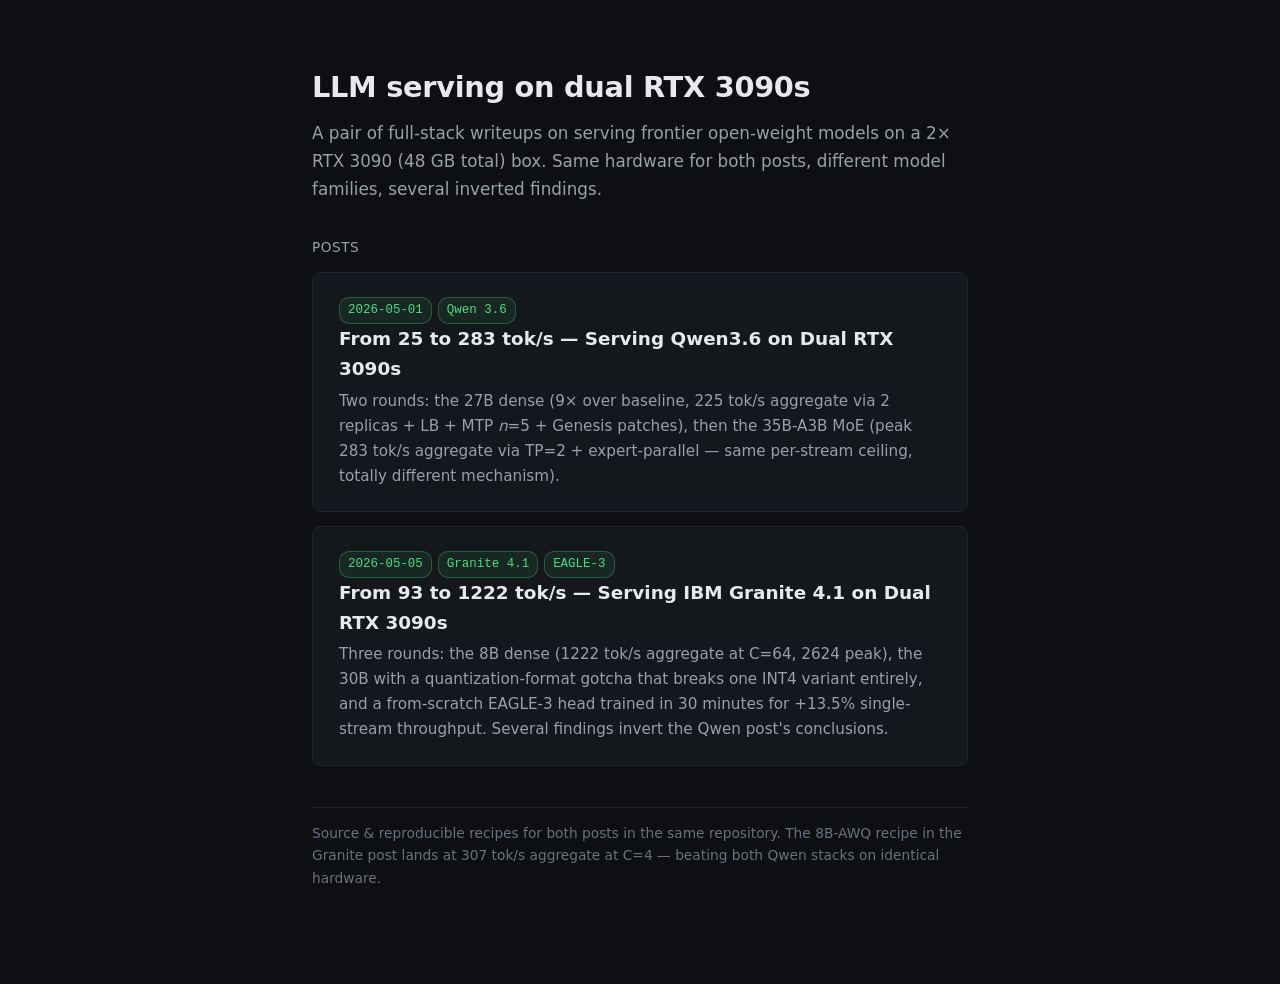
<file: index.html>
<!DOCTYPE html>
<html lang="en">
<head>
<meta charset="UTF-8">
<meta name="viewport" content="width=device-width, initial-scale=1.0">
<title>Dual RTX 3090 LLM serving notes</title>
<style>
  :root {
    --bg: #0d0f13;
    --bg-elev: #14171c;
    --fg: #e7e9ec;
    --fg-dim: #9aa0a8;
    --fg-mute: #6b7180;
    --accent: #4ea1ff;
    --good: #4ade80;
    --rule: #1f242c;
  }
  * { box-sizing: border-box; }
  html, body { margin: 0; padding: 0; }
  body {
    background: var(--bg);
    color: var(--fg);
    font-family: -apple-system, BlinkMacSystemFont, "Segoe UI", system-ui, sans-serif;
    line-height: 1.65;
    font-size: 16px;
  }
  main { max-width: 720px; margin: 0 auto; padding: 64px 32px 96px; }
  h1 { font-size: 1.8em; margin: 0 0 0.3em; letter-spacing: -0.01em; }
  h2 { font-size: 1.2em; margin: 2.4em 0 0.8em; color: var(--fg-dim); font-weight: 500; text-transform: uppercase; letter-spacing: 0.04em; font-size: 0.85em; }
  p.lede { color: var(--fg-dim); font-size: 1.05em; margin-top: 0.4em; }
  a { color: var(--accent); text-decoration: none; }
  a:hover { text-decoration: underline; }
  .post {
    display: block;
    background: var(--bg-elev);
    border: 1px solid var(--rule);
    border-radius: 8px;
    padding: 22px 26px;
    margin: 14px 0;
    color: inherit;
    transition: border-color 0.15s, transform 0.15s;
  }
  .post:hover { border-color: var(--accent); text-decoration: none; transform: translateY(-1px); }
  .post .title { font-size: 1.15em; font-weight: 600; color: var(--fg); margin-bottom: 4px; }
  .post .lede { color: var(--fg-dim); font-size: 0.95em; margin: 4px 0 0; }
  .post .pill {
    display: inline-block;
    font-family: "JetBrains Mono", monospace;
    font-size: 0.78em;
    color: var(--good);
    background: rgba(74, 222, 128, 0.08);
    border: 1px solid rgba(74, 222, 128, 0.3);
    padding: 2px 8px;
    border-radius: 10px;
    margin-right: 6px;
  }
  .footer {
    margin-top: 3em; padding-top: 1em;
    border-top: 1px solid var(--rule);
    color: var(--fg-mute); font-size: 0.86em;
  }
</style>
</head>
<body>
<main>

<h1>LLM serving on dual RTX 3090s</h1>
<p class="lede">A pair of full-stack writeups on serving frontier open-weight models on a 2× RTX 3090 (48 GB total) box. Same hardware for both posts, different model families, several inverted findings.</p>

<h2>Posts</h2>

<a class="post" href="qwen3.6-on-rtx3090.html">
  <div><span class="pill">2026-05-01</span><span class="pill">Qwen 3.6</span></div>
  <div class="title">From 25 to 283 tok/s — Serving Qwen3.6 on Dual RTX 3090s</div>
  <p class="lede">Two rounds: the 27B dense (9× over baseline, 225 tok/s aggregate via 2 replicas + LB + MTP <em>n</em>=5 + Genesis patches), then the 35B-A3B MoE (peak 283 tok/s aggregate via TP=2 + expert-parallel — same per-stream ceiling, totally different mechanism).</p>
</a>

<a class="post" href="https://alexander-ollman.github.io/granite4.1-on-rtx3090/">
  <div><span class="pill">2026-05-05</span><span class="pill">Granite 4.1</span><span class="pill">EAGLE-3</span></div>
  <div class="title">From 93 to 1222 tok/s — Serving IBM Granite 4.1 on Dual RTX 3090s</div>
  <p class="lede">Three rounds: the 8B dense (1222 tok/s aggregate at C=64, 2624 peak), the 30B with a quantization-format gotcha that breaks one INT4 variant entirely, and a from-scratch EAGLE-3 head trained in 30 minutes for +13.5% single-stream throughput. Several findings invert the Qwen post's conclusions.</p>
</a>

<div class="footer">
Source &amp; reproducible recipes for both posts in the same repository. The 8B-AWQ recipe in the Granite post lands at 307 tok/s aggregate at C=4 — beating both Qwen stacks on identical hardware.
</div>

</main>
</body>
</html>
</file>
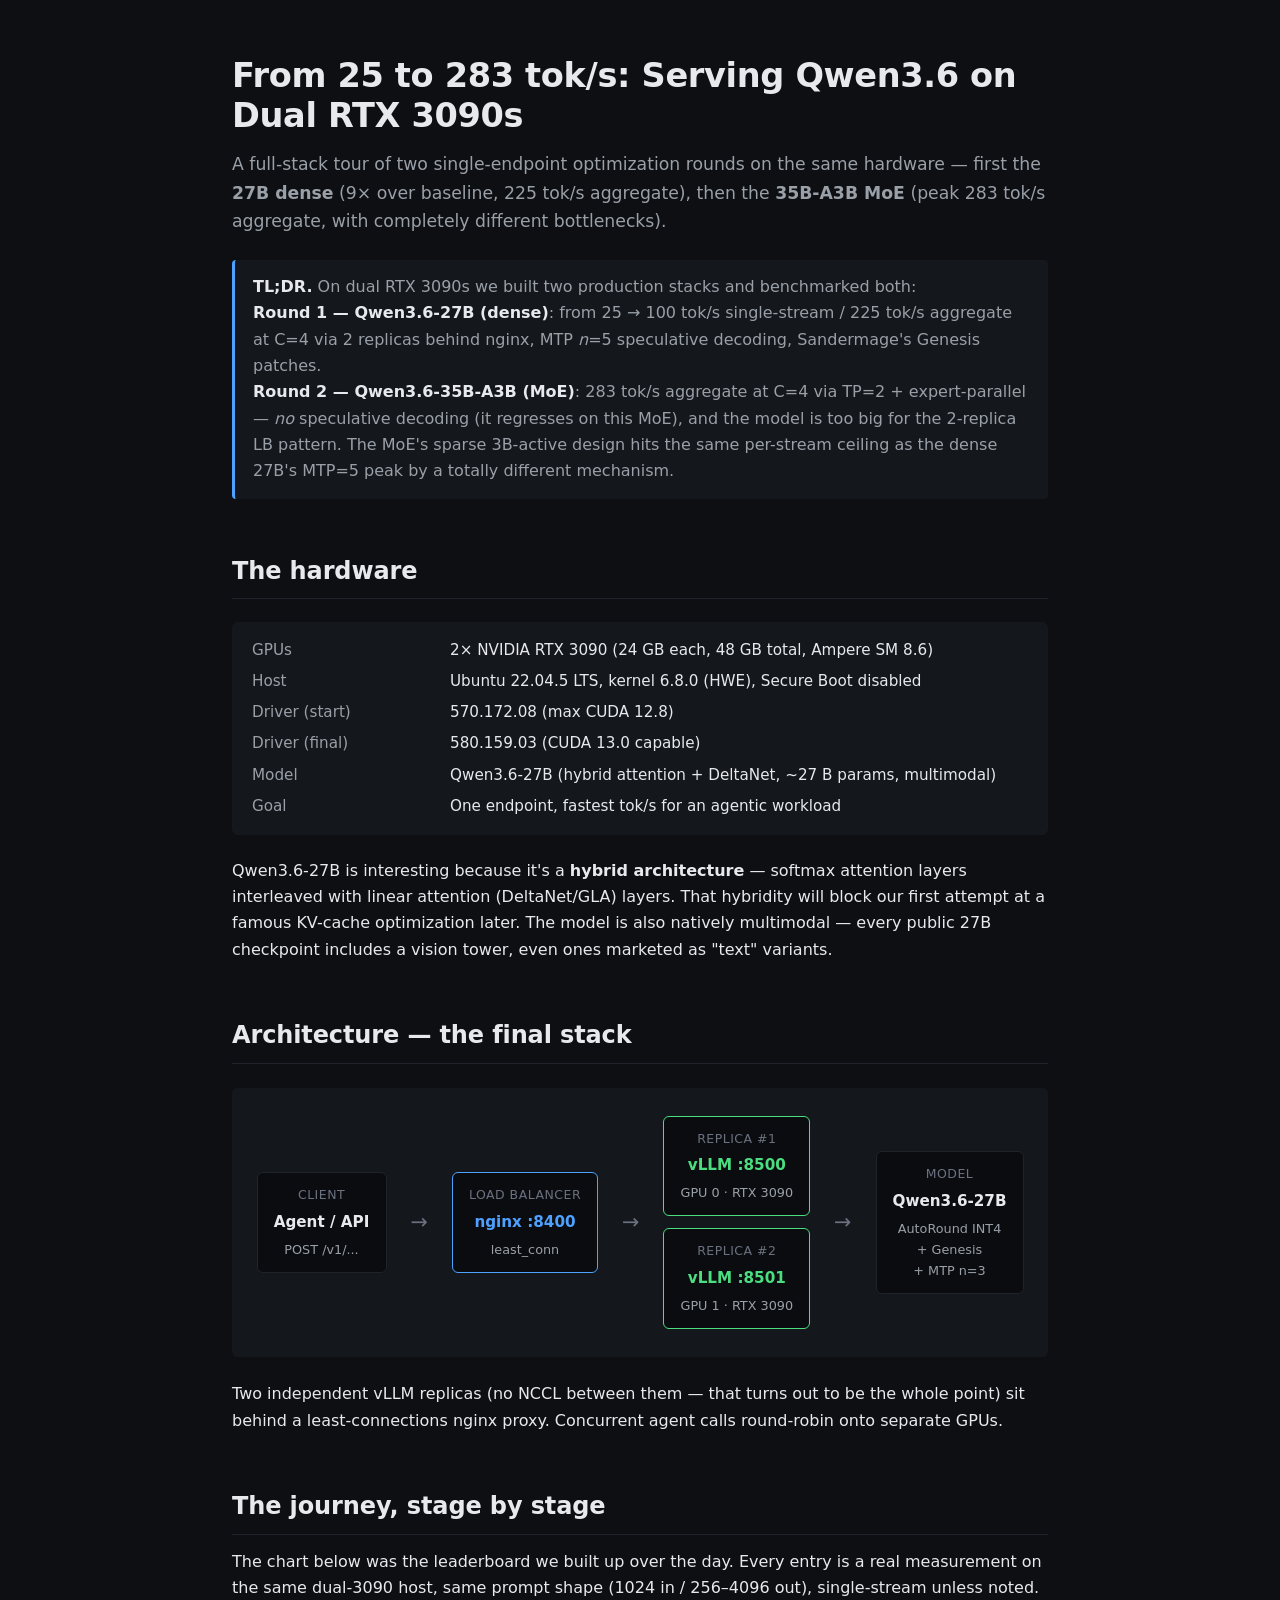
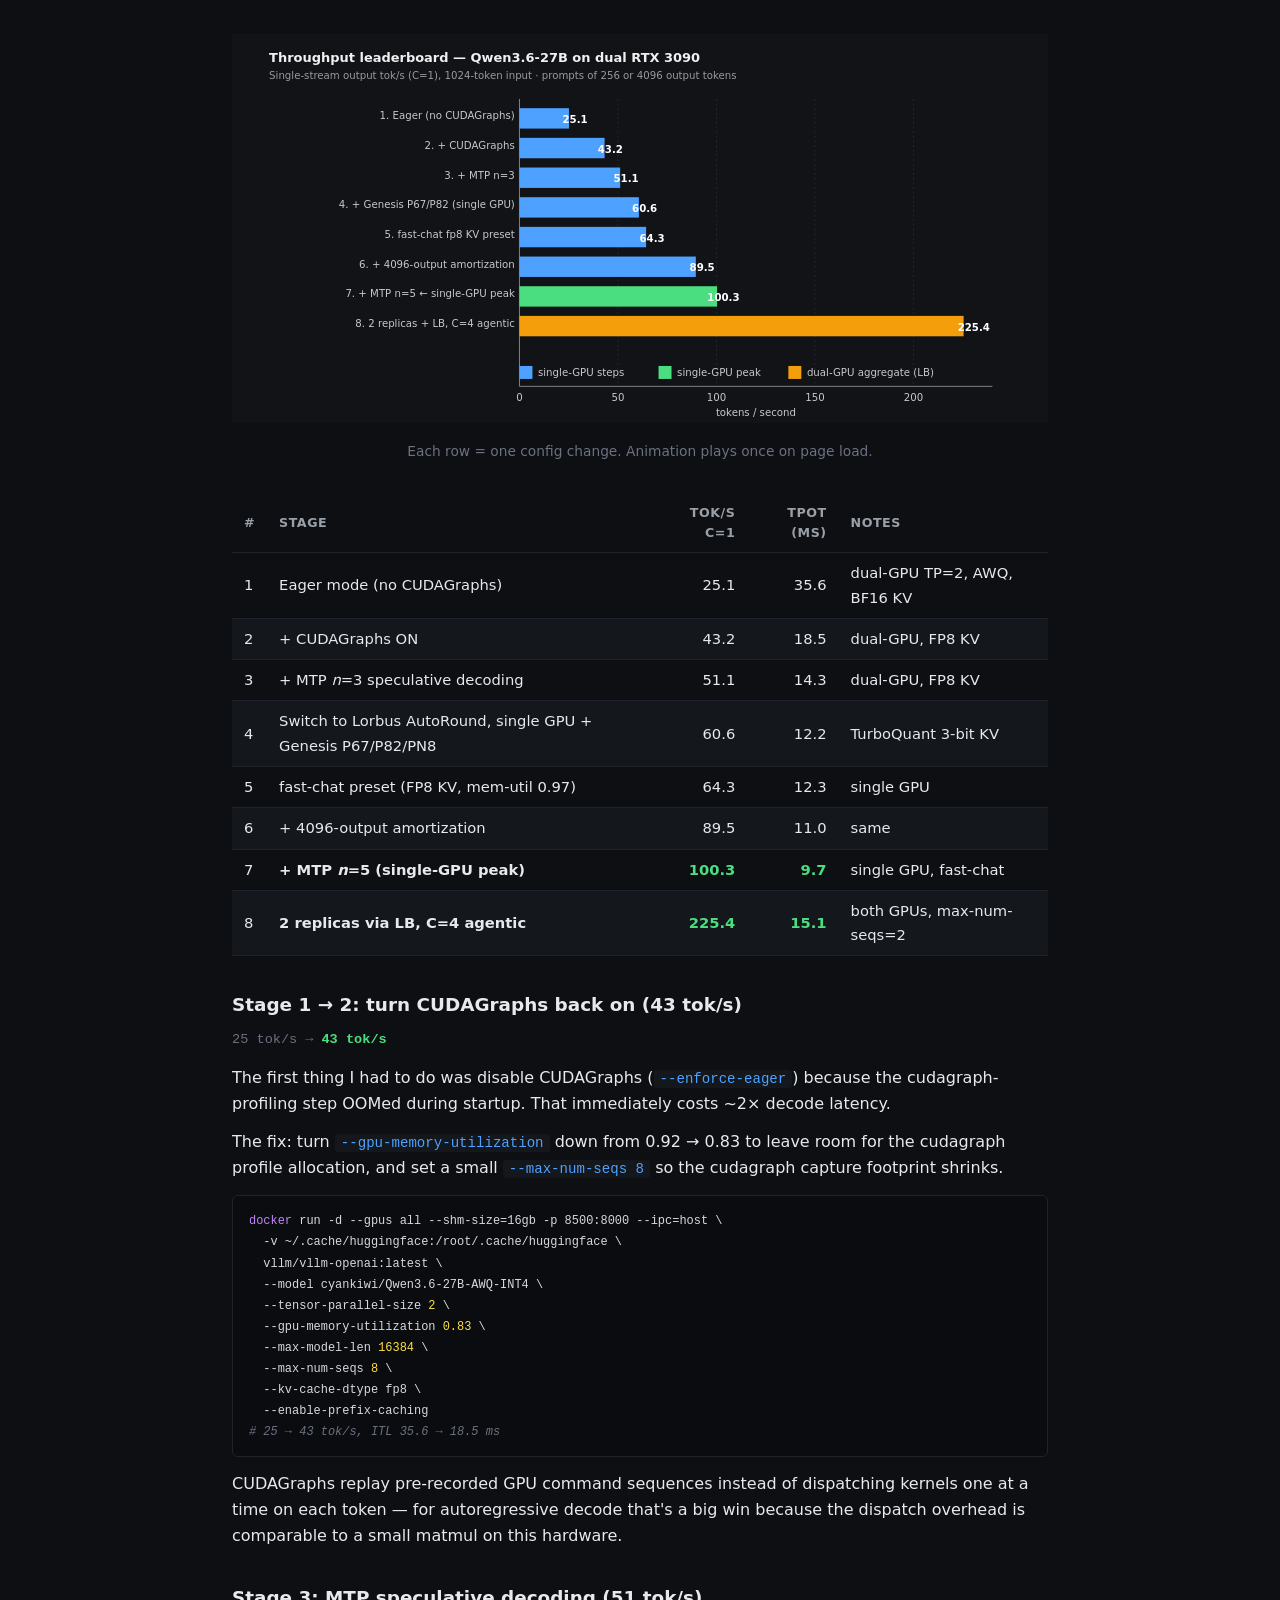
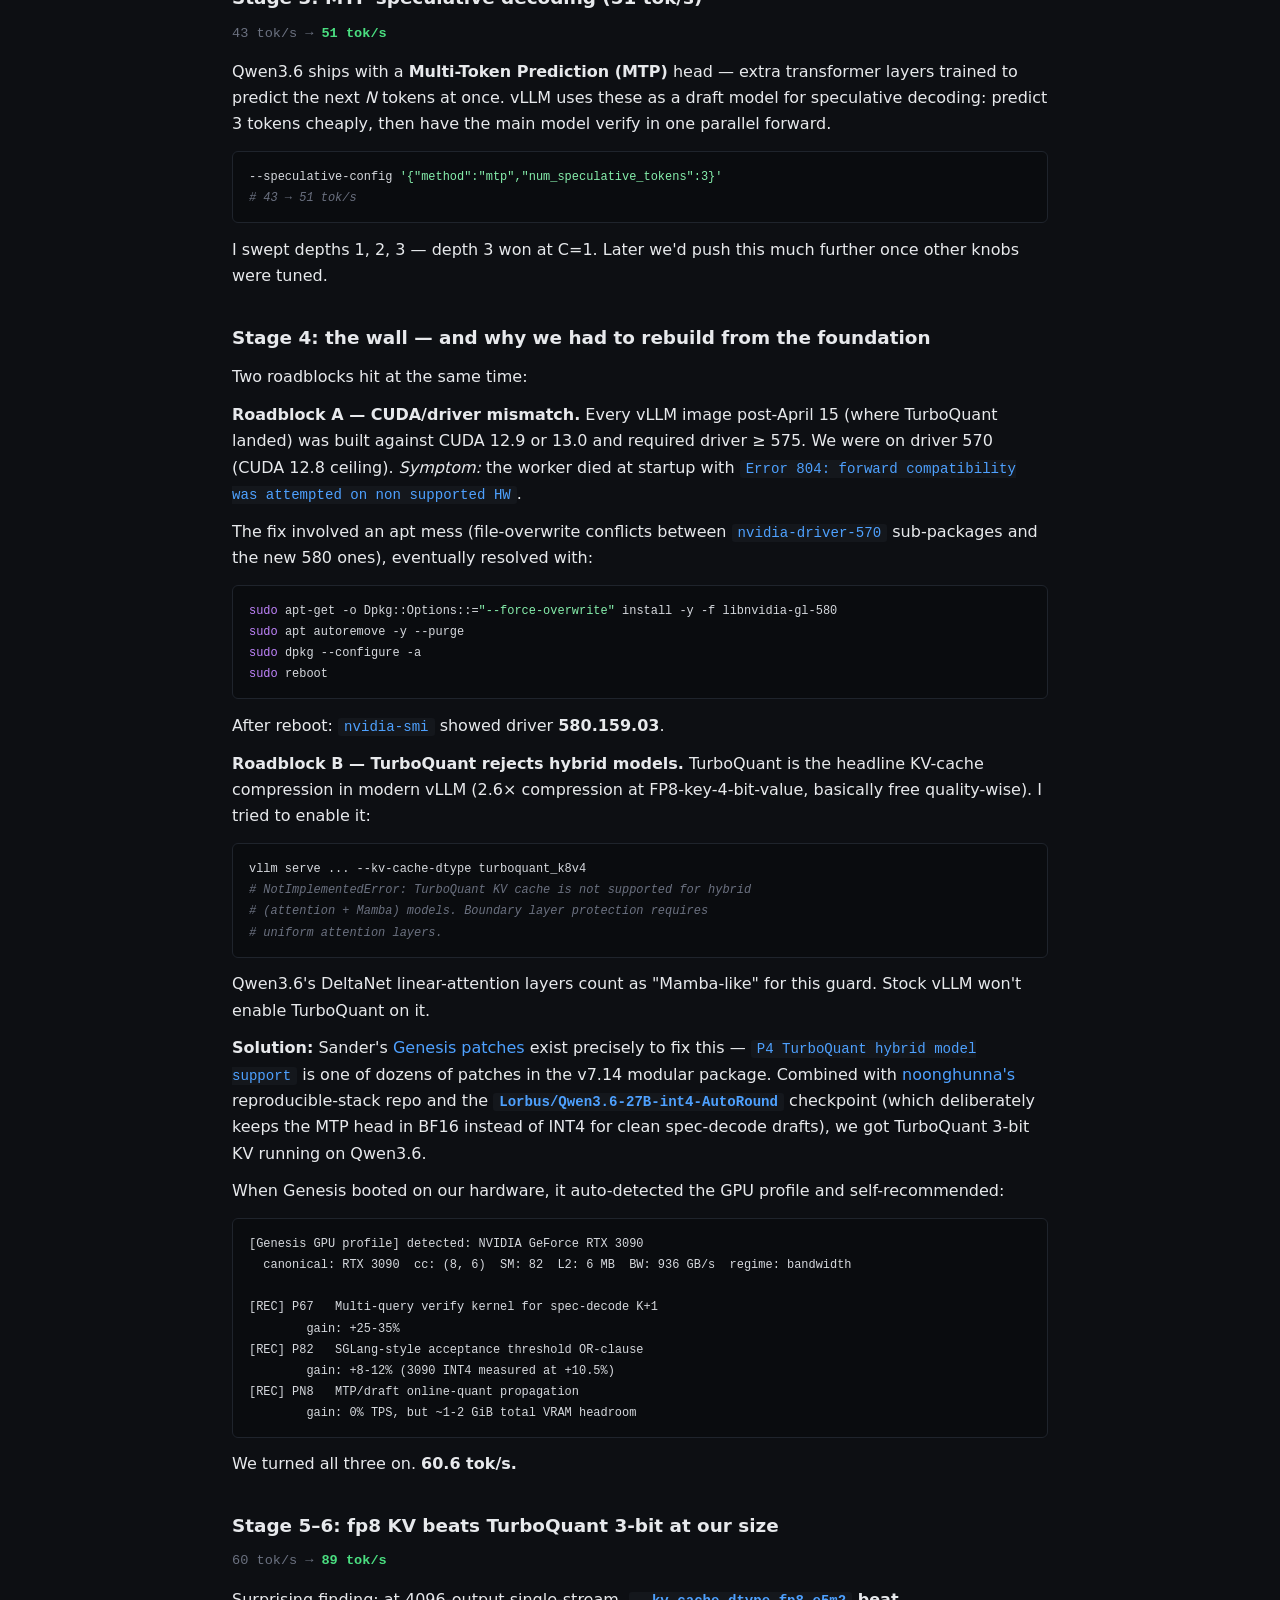
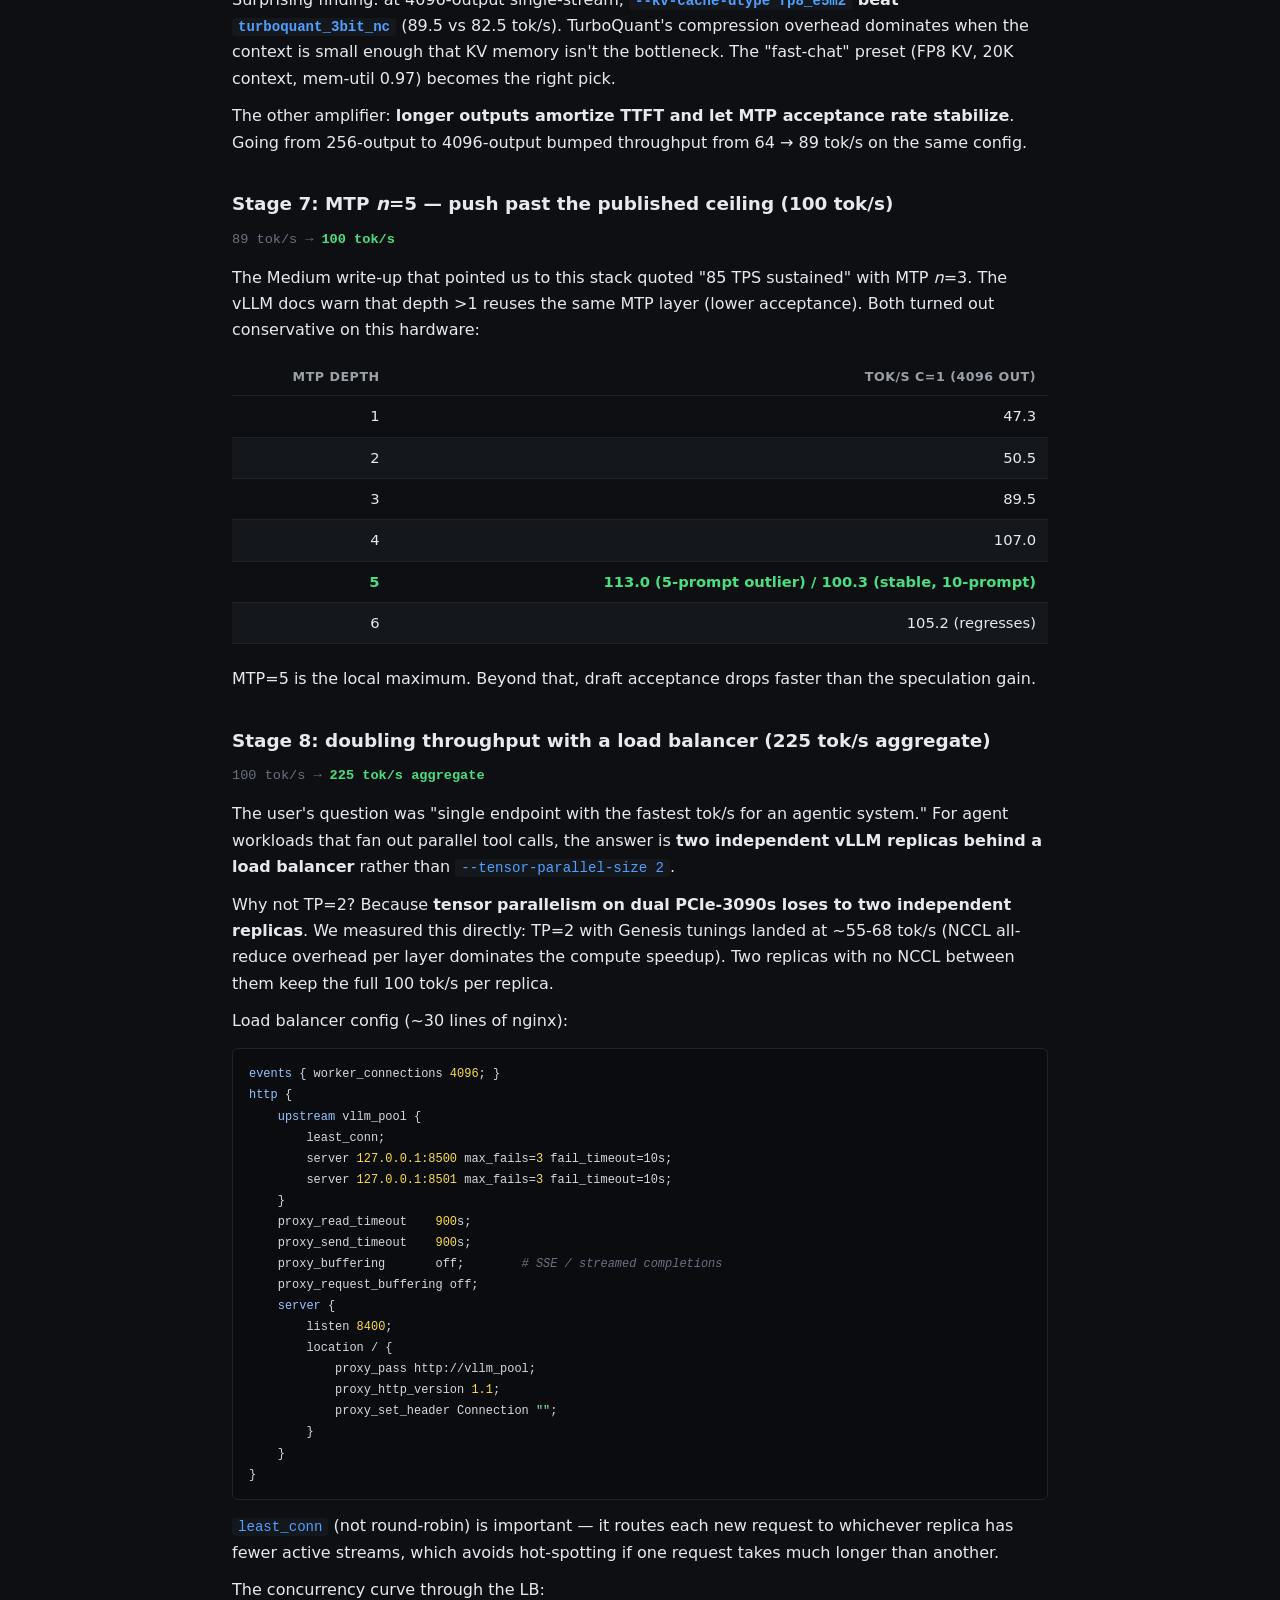
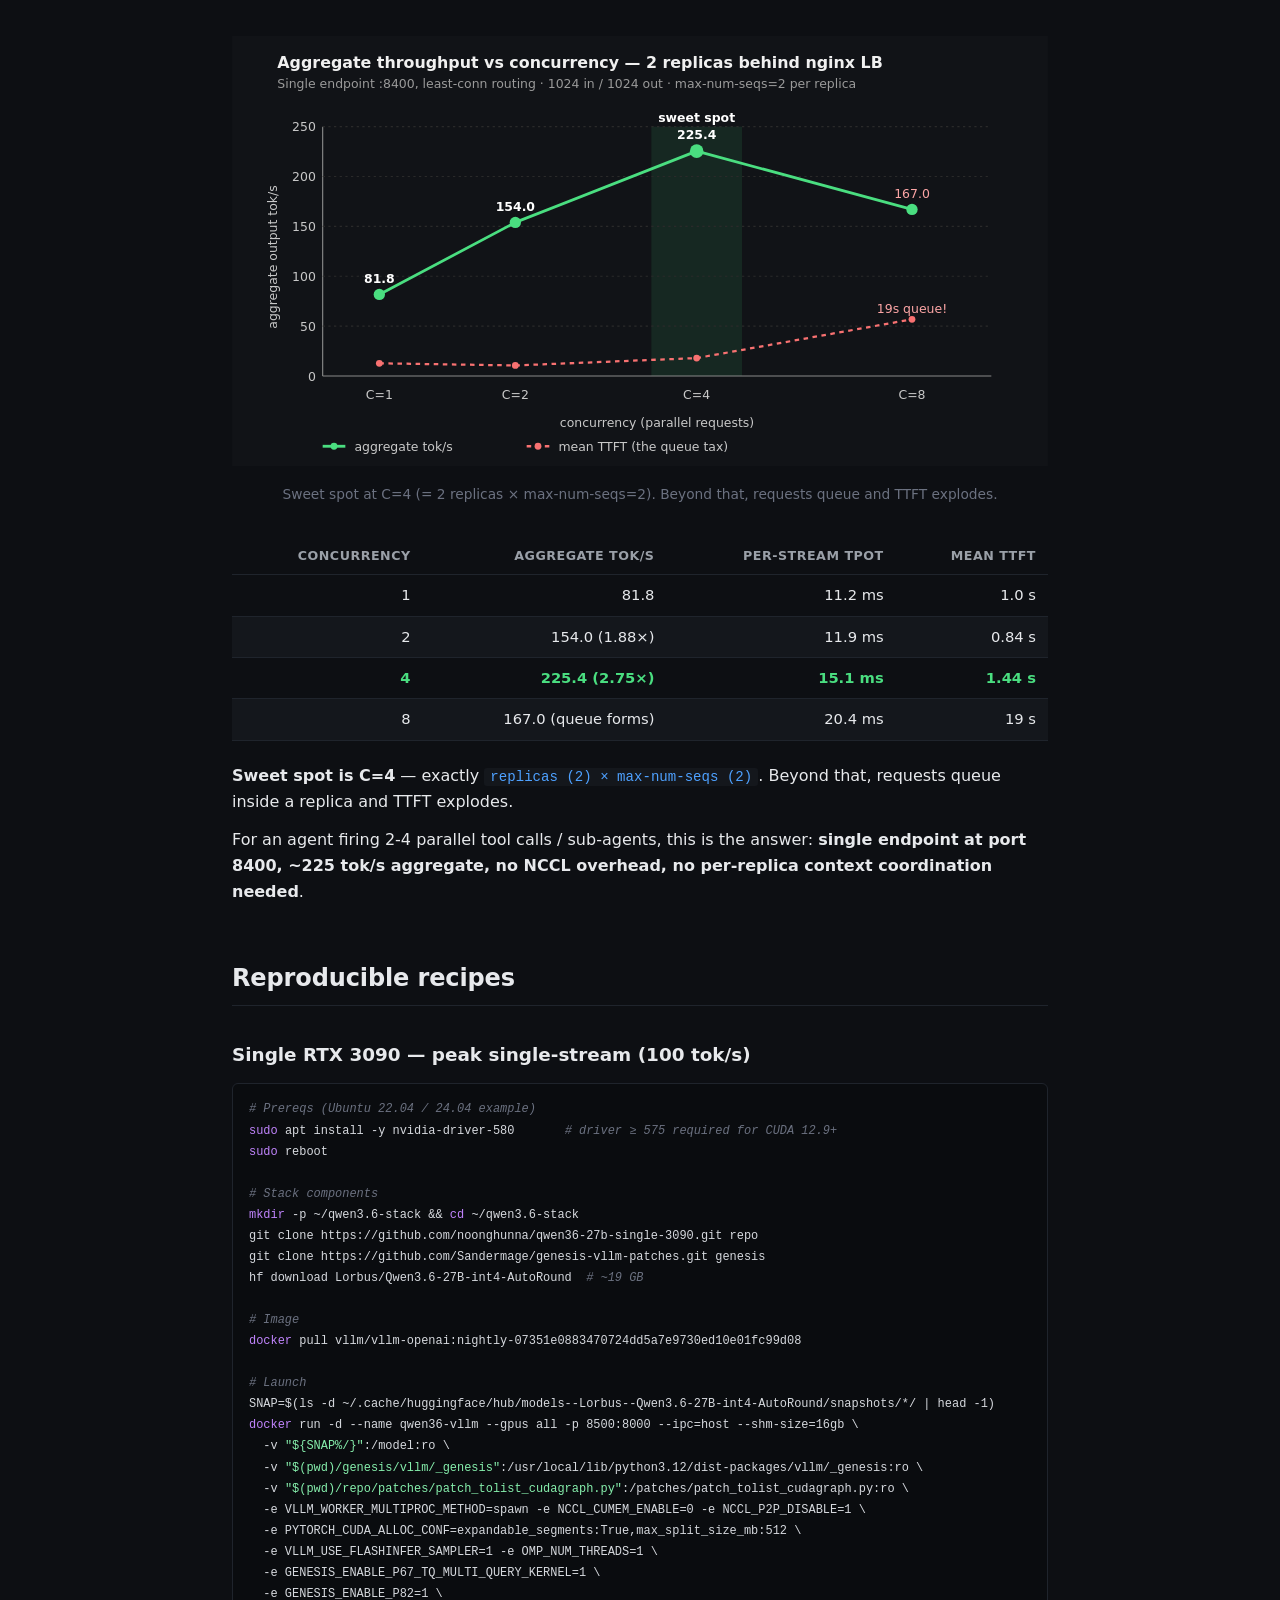
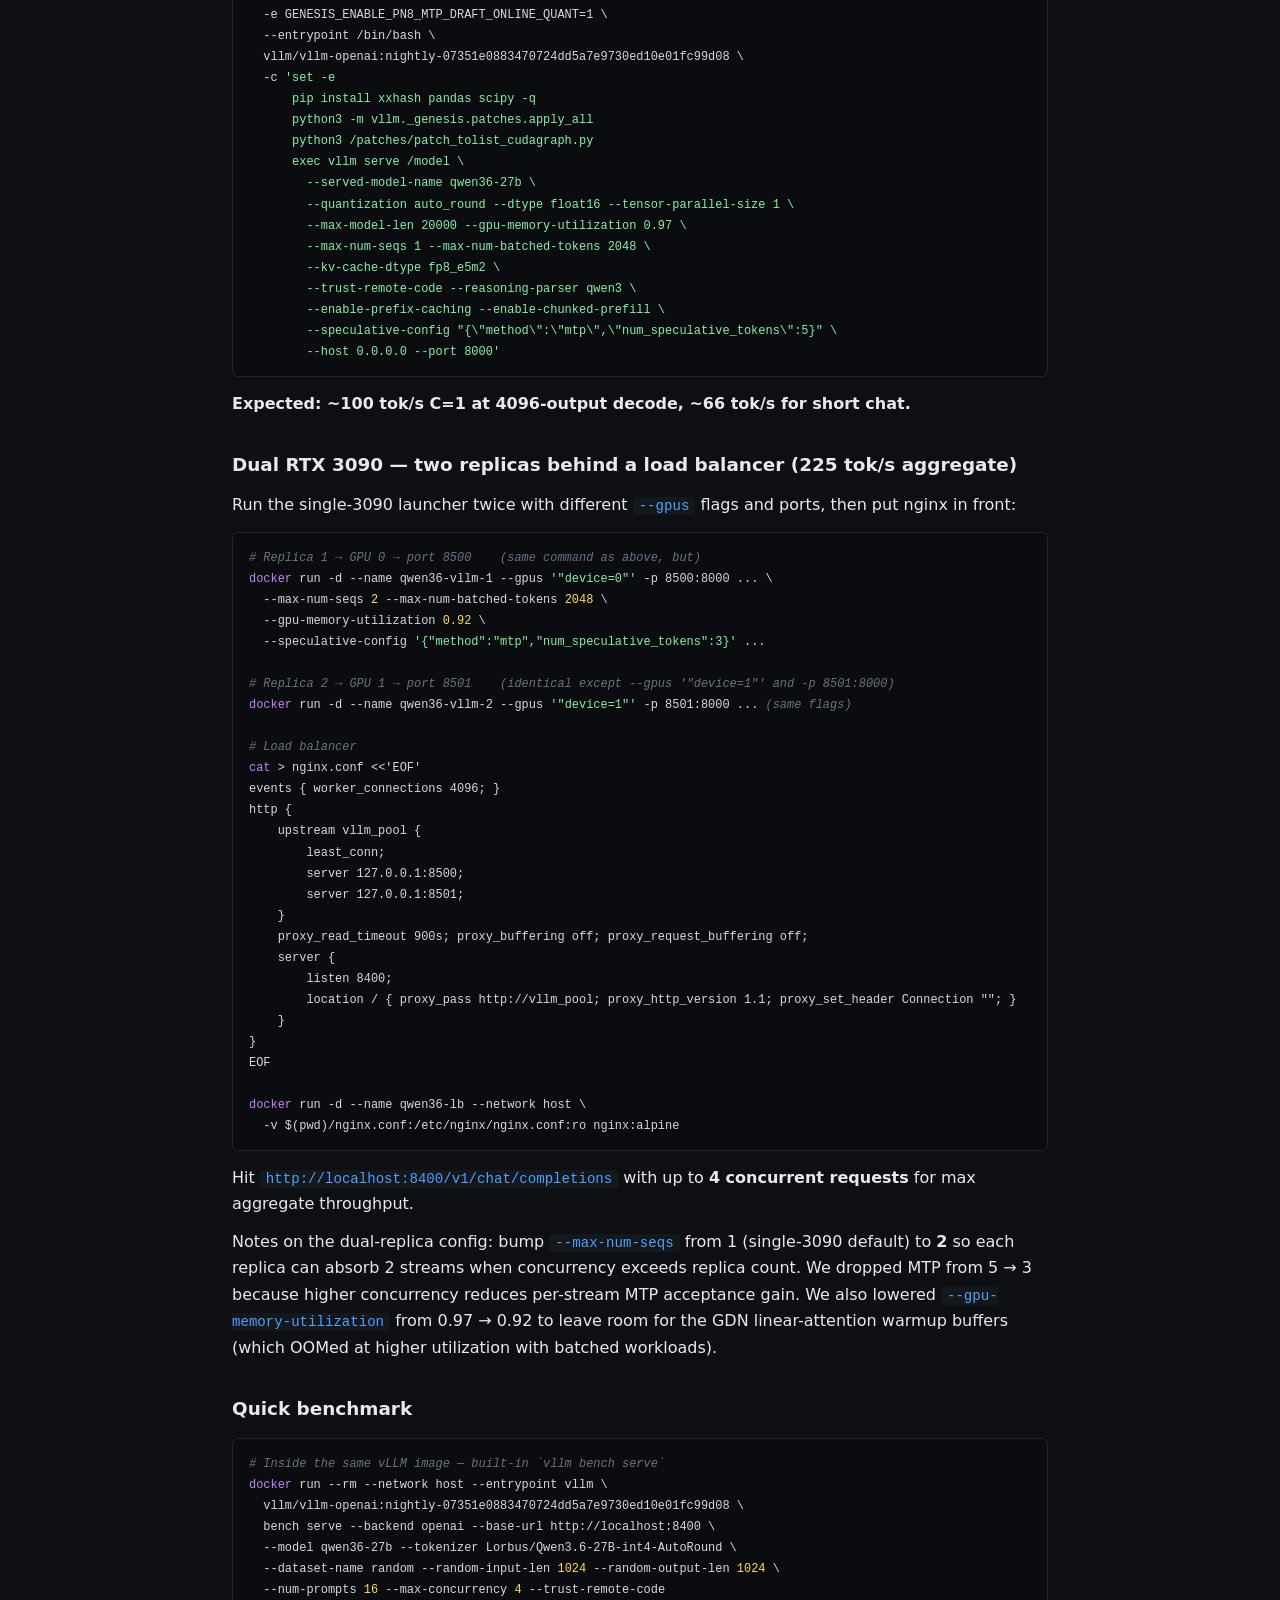
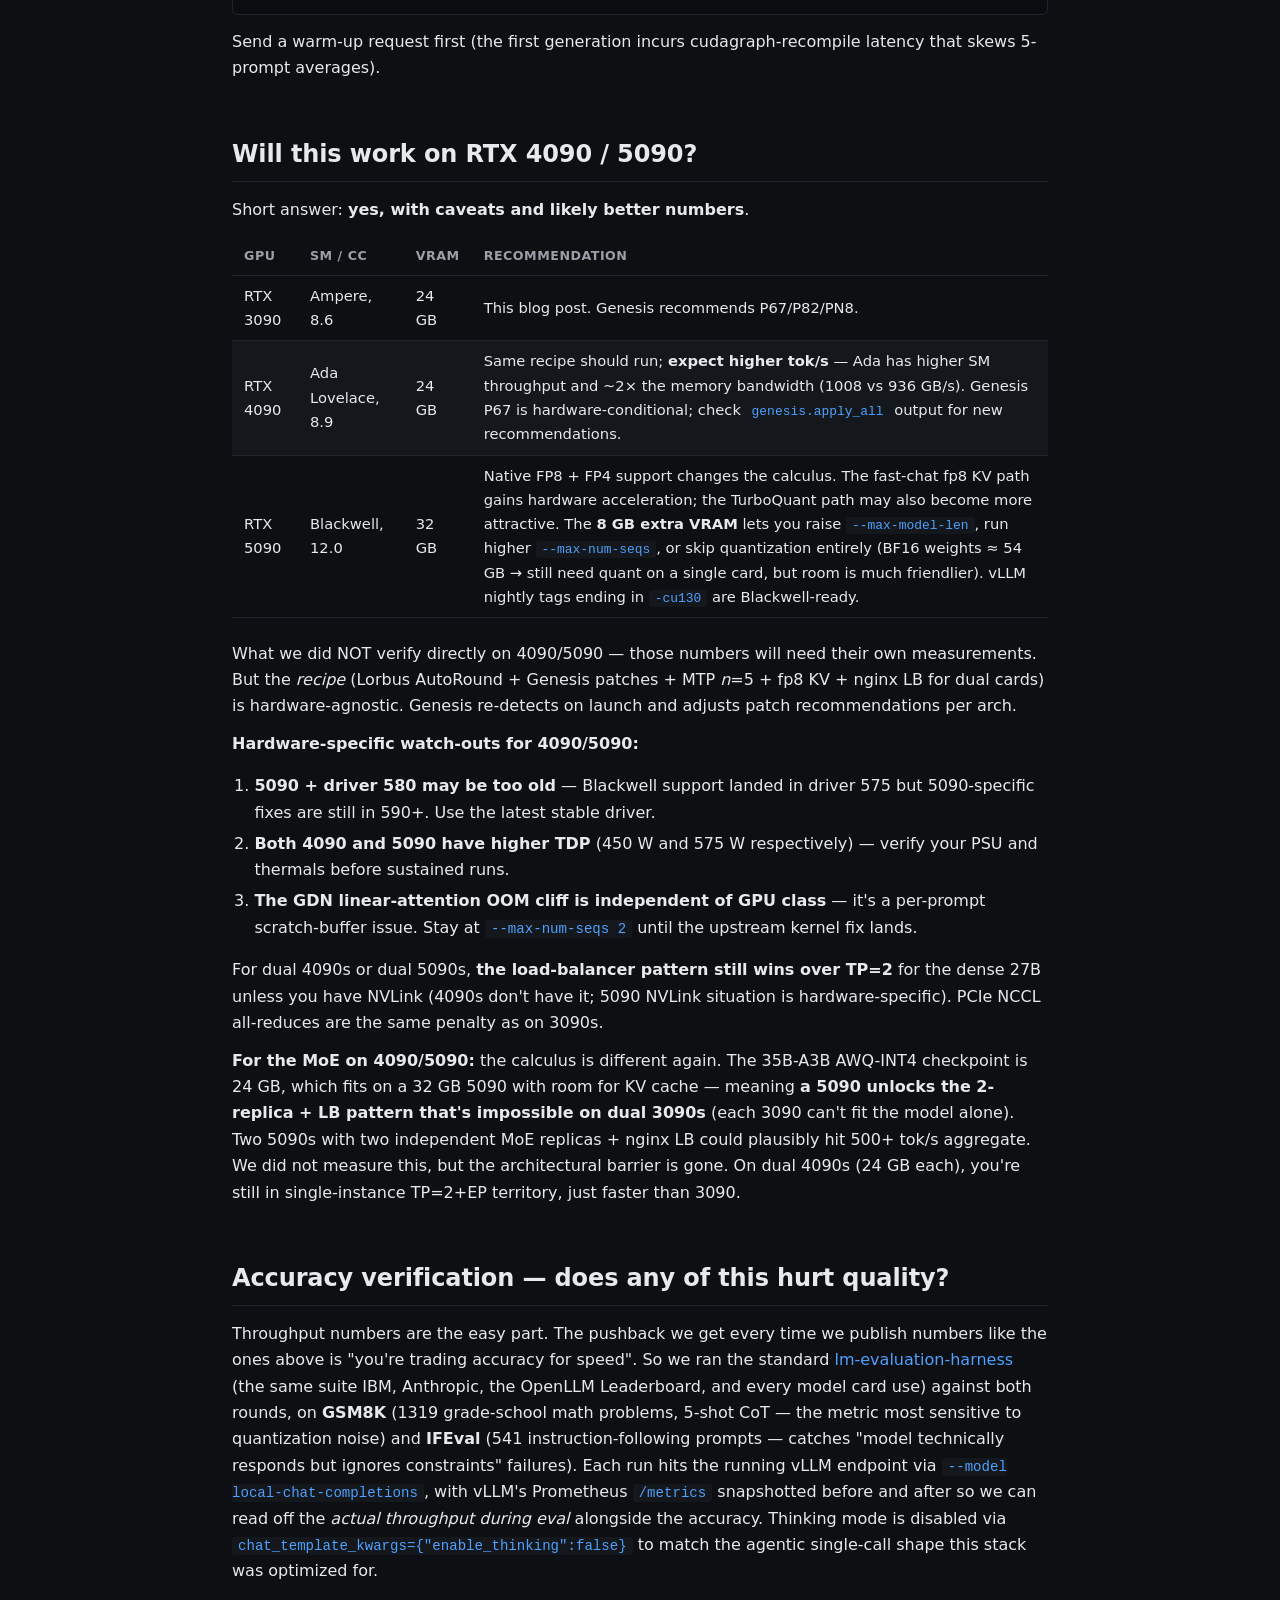
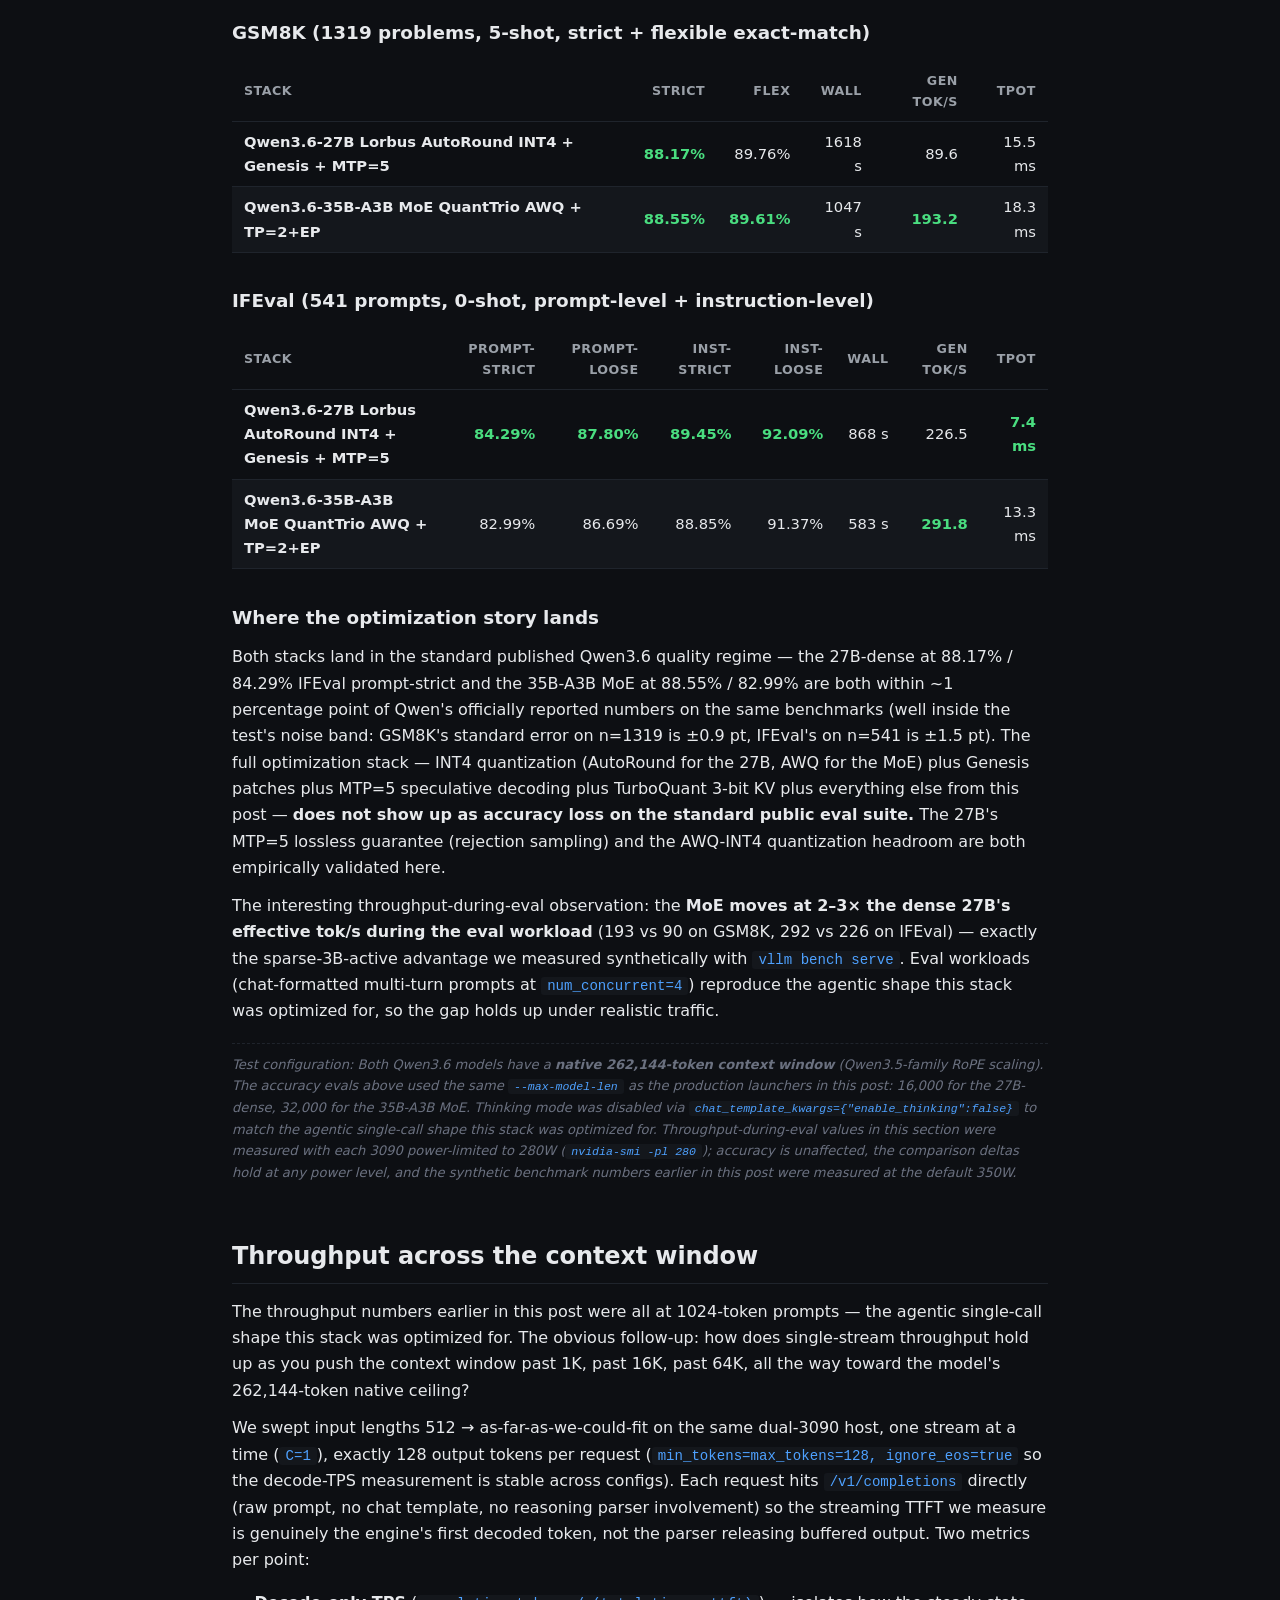
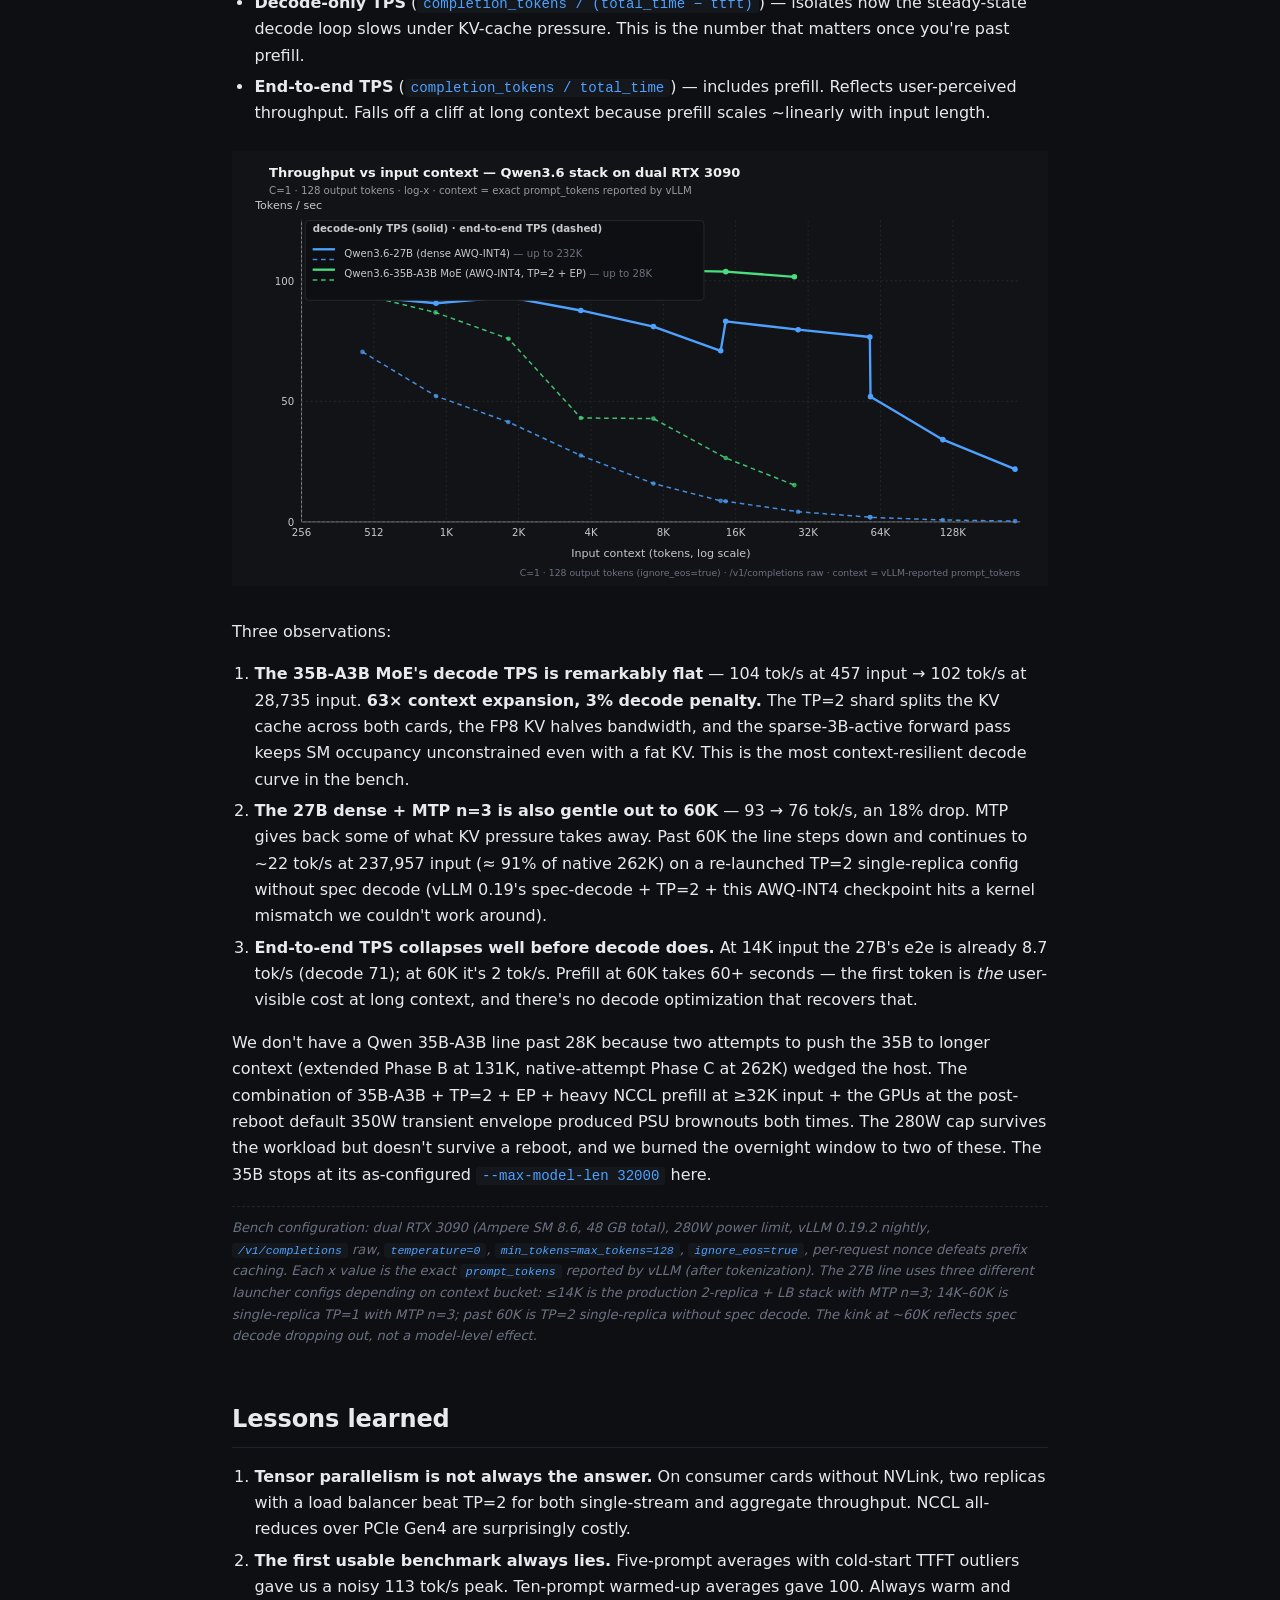
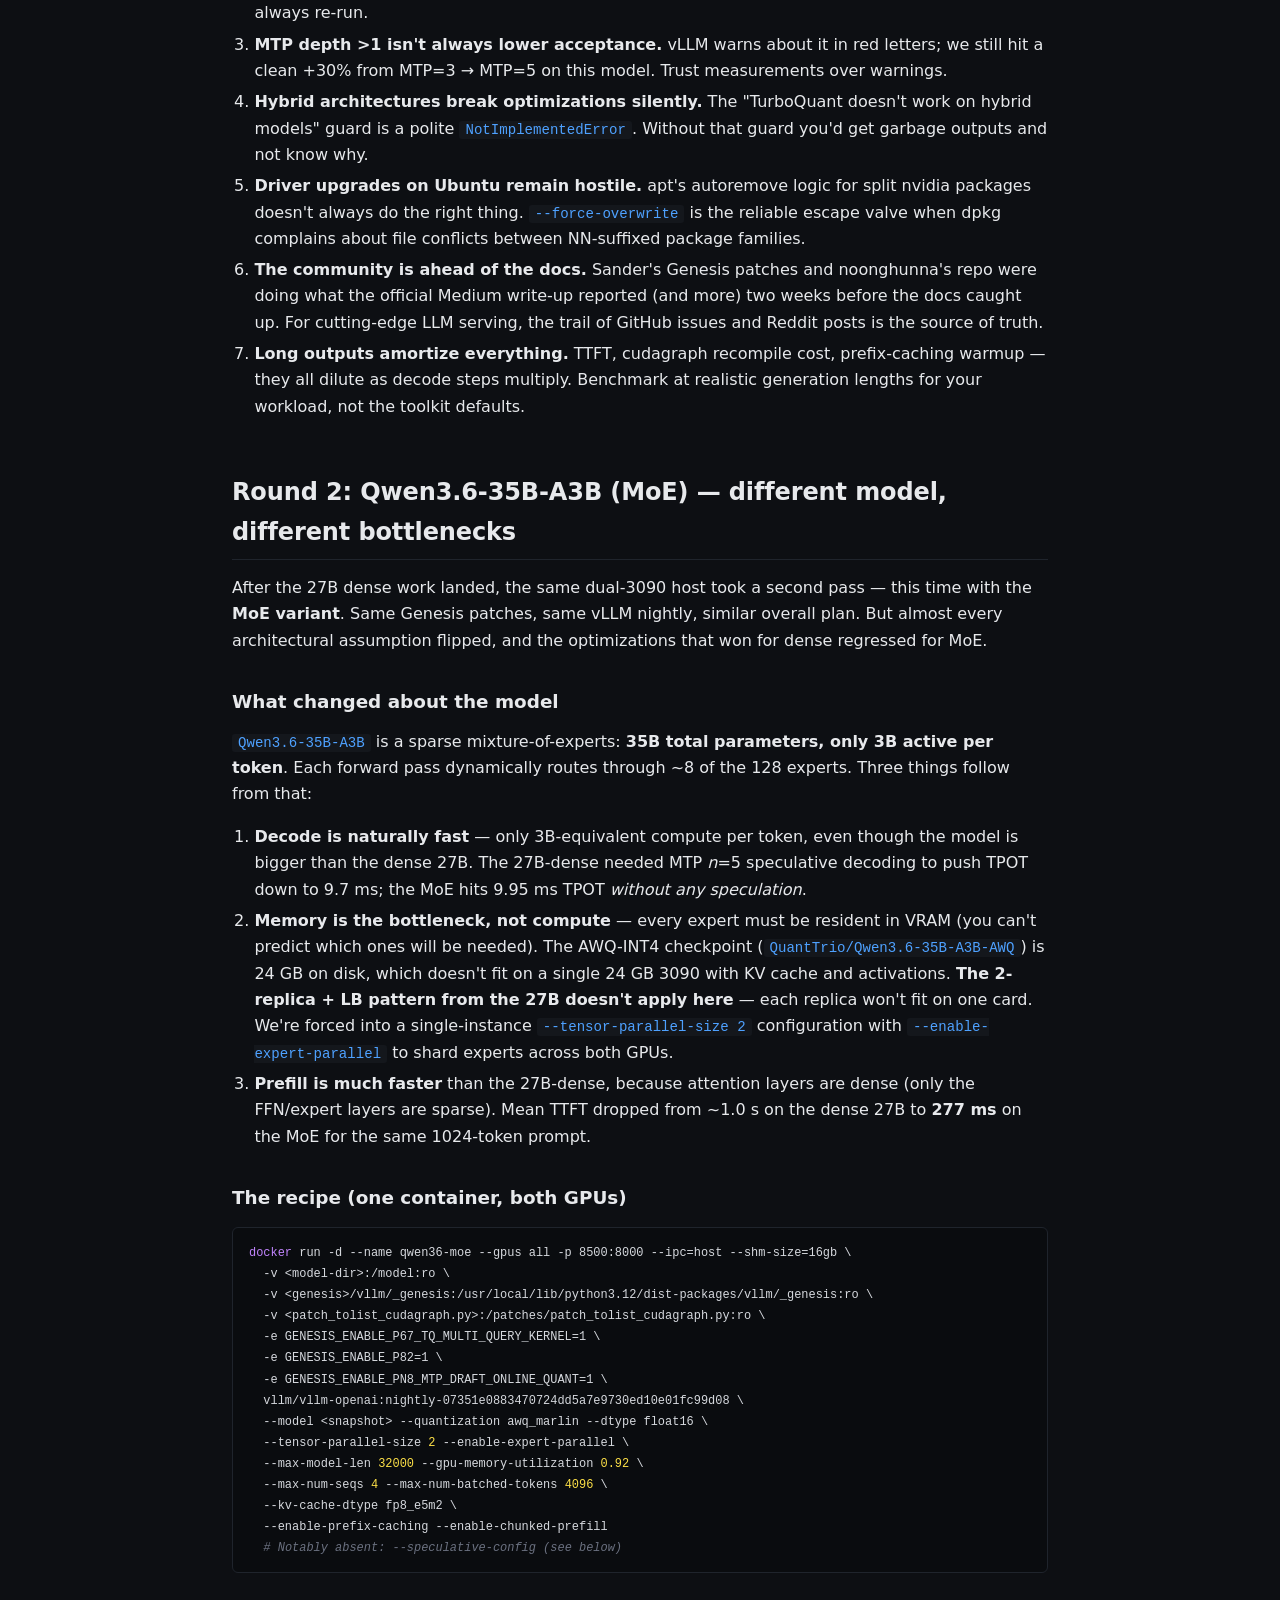
<file: qwen3.6-on-rtx3090.html>
<!DOCTYPE html>
<html lang="en">
<head>
<meta charset="UTF-8">
<meta name="viewport" content="width=device-width, initial-scale=1.0">
<title>From 25 to 283 tok/s: Serving Qwen3.6 on Dual RTX 3090s</title>
<style>
  :root {
    --bg: #0d0f13;
    --bg-elev: #14171c;
    --bg-code: #0a0c0f;
    --fg: #e7e9ec;
    --fg-dim: #9aa0a8;
    --fg-mute: #6b7180;
    --accent: #4ea1ff;
    --good: #4ade80;
    --warn: #f59e0b;
    --bad: #f87171;
    --rule: #1f242c;
    --table-stripe: #14171c;
  }
  * { box-sizing: border-box; }
  html, body { margin: 0; padding: 0; }
  body {
    background: var(--bg);
    color: var(--fg);
    font-family: -apple-system, BlinkMacSystemFont, "Segoe UI", system-ui, "Helvetica Neue", Arial, sans-serif;
    line-height: 1.65;
    font-size: 16px;
    -webkit-font-smoothing: antialiased;
  }
  main {
    max-width: 880px;
    margin: 0 auto;
    padding: 56px 32px 96px;
  }
  h1 {
    font-size: 2.1em;
    line-height: 1.2;
    margin: 0 0 0.4em;
    letter-spacing: -0.01em;
  }
  h2 {
    font-size: 1.5em;
    margin: 2.2em 0 0.6em;
    border-bottom: 1px solid var(--rule);
    padding-bottom: 0.3em;
    letter-spacing: -0.005em;
  }
  h3 {
    font-size: 1.15em;
    margin: 1.8em 0 0.5em;
    color: var(--fg);
  }
  p { margin: 0.7em 0; }
  a { color: var(--accent); text-decoration: none; }
  a:hover { text-decoration: underline; }
  .lede {
    font-size: 1.08em;
    color: var(--fg-dim);
    margin: 0.6em 0 1.4em;
  }
  .tldr {
    background: var(--bg-elev);
    border-left: 3px solid var(--accent);
    padding: 14px 18px;
    margin: 1.4em 0 2em;
    border-radius: 4px;
    color: var(--fg-dim);
  }
  .tldr strong { color: var(--fg); }
  table {
    border-collapse: collapse;
    width: 100%;
    margin: 1em 0 1.5em;
    font-size: 0.92em;
  }
  th, td {
    padding: 8px 12px;
    border-bottom: 1px solid var(--rule);
    text-align: left;
  }
  th {
    color: var(--fg-dim);
    font-weight: 600;
    font-size: 0.86em;
    text-transform: uppercase;
    letter-spacing: 0.04em;
  }
  tr:nth-child(even) td { background: var(--table-stripe); }
  td.right, th.right { text-align: right; }
  td.peak { color: var(--good); font-weight: 600; }
  pre {
    background: var(--bg-code);
    border: 1px solid var(--rule);
    border-radius: 6px;
    padding: 14px 16px;
    overflow-x: auto;
    font-family: "JetBrains Mono", "SF Mono", Menlo, Consolas, monospace;
    font-size: 0.85em;
    line-height: 1.55;
    color: #d6d9de;
  }
  code {
    font-family: "JetBrains Mono", "SF Mono", Menlo, Consolas, monospace;
    font-size: 0.88em;
    background: var(--bg-elev);
    color: var(--accent);
    padding: 1px 6px;
    border-radius: 3px;
  }
  pre code {
    background: none;
    padding: 0;
    color: inherit;
  }
  /* Naive syntax color tokens — keyword/string/comment classes */
  .kw { color: #c084fc; }
  .str { color: #86efac; }
  .com { color: var(--fg-mute); font-style: italic; }
  .num { color: #fde047; }
  .fn { color: #93c5fd; }
  blockquote {
    border-left: 3px solid var(--rule);
    padding: 0.4em 1em;
    margin: 1em 0;
    color: var(--fg-dim);
  }
  ol, ul { padding-left: 1.4em; }
  li { margin: 0.3em 0; }
  figure {
    margin: 2em 0;
    text-align: center;
  }
  figure svg { max-width: 100%; height: auto; }
  figcaption {
    font-size: 0.86em;
    color: var(--fg-mute);
    margin-top: 0.6em;
    text-align: center;
  }
  .hardware {
    display: grid;
    grid-template-columns: 180px 1fr;
    gap: 6px 18px;
    background: var(--bg-elev);
    padding: 16px 20px;
    border-radius: 6px;
    margin: 1.5em 0;
    font-size: 0.95em;
  }
  .hardware dt { color: var(--fg-dim); font-weight: 500; }
  .hardware dd { margin: 0; }
  .arch-diagram {
    background: var(--bg-elev);
    border-radius: 6px;
    padding: 28px 24px;
    margin: 1.5em 0;
    overflow-x: auto;
  }
  .arch-row {
    display: flex;
    align-items: center;
    justify-content: center;
    gap: 24px;
    flex-wrap: nowrap;
    min-width: 720px;
  }
  .arch-box {
    background: var(--bg-code);
    border: 1px solid var(--rule);
    border-radius: 6px;
    padding: 12px 16px;
    text-align: center;
    min-width: 130px;
  }
  .arch-box .role { font-size: 0.78em; color: var(--fg-mute); text-transform: uppercase; letter-spacing: 0.04em; margin-bottom: 4px; }
  .arch-box .name { color: var(--fg); font-weight: 600; font-size: 0.95em; }
  .arch-box .meta { color: var(--fg-dim); font-size: 0.8em; margin-top: 4px; }
  .arch-box.lb { border-color: var(--accent); }
  .arch-box.lb .name { color: var(--accent); }
  .arch-box.replica { border-color: var(--good); }
  .arch-box.replica .name { color: var(--good); }
  .arch-arrow {
    color: var(--fg-mute);
    font-size: 1.3em;
    user-select: none;
  }
  .arch-fan {
    display: flex;
    flex-direction: column;
    gap: 12px;
  }
  .stage-jump {
    display: flex;
    gap: 8px;
    align-items: center;
    margin: 0.6em 0 1em;
    font-family: "JetBrains Mono", monospace;
    font-size: 0.85em;
    color: var(--fg-dim);
  }
  .stage-jump .from { color: var(--fg-mute); }
  .stage-jump .arrow { color: var(--fg-mute); }
  .stage-jump .to { color: var(--good); font-weight: 600; }
  .footer {
    margin-top: 3em;
    padding-top: 1.5em;
    border-top: 1px solid var(--rule);
    color: var(--fg-mute);
    font-size: 0.86em;
  }
  /* keyboard-style for env vars */
  kbd {
    background: var(--bg-code);
    border: 1px solid var(--rule);
    border-radius: 3px;
    padding: 1px 6px;
    font-family: "JetBrains Mono", monospace;
    font-size: 0.85em;
    color: #fde047;
  }
</style>
</head>
<body>
<main>

<h1>From 25 to 283 tok/s: Serving Qwen3.6 on Dual RTX 3090s</h1>
<p class="lede">A full-stack tour of two single-endpoint optimization rounds on the same hardware — first the <strong>27B dense</strong> (9× over baseline, 225 tok/s aggregate), then the <strong>35B-A3B MoE</strong> (peak 283 tok/s aggregate, with completely different bottlenecks).</p>

<div class="tldr">
<strong>TL;DR.</strong> On dual RTX 3090s we built two production stacks and benchmarked both:<br/>
<strong>Round 1 — Qwen3.6-27B (dense)</strong>: from 25 → 100 tok/s single-stream / 225 tok/s aggregate at C=4 via 2 replicas behind nginx, MTP <em>n</em>=5 speculative decoding, Sandermage's Genesis patches.<br/>
<strong>Round 2 — Qwen3.6-35B-A3B (MoE)</strong>: 283 tok/s aggregate at C=4 via TP=2 + expert-parallel — <em>no</em> speculative decoding (it regresses on this MoE), and the model is too big for the 2-replica LB pattern. The MoE's sparse 3B-active design hits the same per-stream ceiling as the dense 27B's MTP=5 peak by a totally different mechanism.
</div>

<h2>The hardware</h2>
<dl class="hardware">
  <dt>GPUs</dt><dd>2× NVIDIA RTX 3090 (24 GB each, 48 GB total, Ampere SM 8.6)</dd>
  <dt>Host</dt><dd>Ubuntu 22.04.5 LTS, kernel 6.8.0 (HWE), Secure Boot disabled</dd>
  <dt>Driver (start)</dt><dd>570.172.08 (max CUDA 12.8)</dd>
  <dt>Driver (final)</dt><dd>580.159.03 (CUDA 13.0 capable)</dd>
  <dt>Model</dt><dd>Qwen3.6-27B (hybrid attention + DeltaNet, ~27 B params, multimodal)</dd>
  <dt>Goal</dt><dd>One endpoint, fastest tok/s for an agentic workload</dd>
</dl>

<p>Qwen3.6-27B is interesting because it's a <strong>hybrid architecture</strong> — softmax attention layers interleaved with linear attention (DeltaNet/GLA) layers. That hybridity will block our first attempt at a famous KV-cache optimization later. The model is also natively multimodal — every public 27B checkpoint includes a vision tower, even ones marketed as "text" variants.</p>

<h2>Architecture — the final stack</h2>

<div class="arch-diagram">
  <div class="arch-row">
    <div class="arch-box">
      <div class="role">client</div>
      <div class="name">Agent / API</div>
      <div class="meta">POST /v1/...</div>
    </div>
    <div class="arch-arrow">→</div>
    <div class="arch-box lb">
      <div class="role">load balancer</div>
      <div class="name">nginx :8400</div>
      <div class="meta">least_conn</div>
    </div>
    <div class="arch-arrow">→</div>
    <div class="arch-fan">
      <div class="arch-box replica">
        <div class="role">replica #1</div>
        <div class="name">vLLM :8500</div>
        <div class="meta">GPU 0 · RTX 3090</div>
      </div>
      <div class="arch-box replica">
        <div class="role">replica #2</div>
        <div class="name">vLLM :8501</div>
        <div class="meta">GPU 1 · RTX 3090</div>
      </div>
    </div>
    <div class="arch-arrow">→</div>
    <div class="arch-box">
      <div class="role">model</div>
      <div class="name">Qwen3.6-27B</div>
      <div class="meta">AutoRound INT4<br/>+ Genesis<br/>+ MTP n=3</div>
    </div>
  </div>
</div>

<p>Two independent vLLM replicas (no NCCL between them — that turns out to be the whole point) sit behind a least-connections nginx proxy. Concurrent agent calls round-robin onto separate GPUs.</p>

<h2>The journey, stage by stage</h2>

<p>The chart below was the leaderboard we built up over the day. Every entry is a real measurement on the same dual-3090 host, same prompt shape (1024 in / 256–4096 out), single-stream unless noted.</p>

<figure>
<svg xmlns="http://www.w3.org/2000/svg" viewBox="0 0 880 420" font-family="-apple-system, BlinkMacSystemFont, 'Segoe UI', system-ui, sans-serif">
  <style>
    .pchart-axis { stroke: #8a8a8a; stroke-width: 1; }
    .pchart-grid { stroke: #2a2a2a; stroke-width: 1; stroke-dasharray: 2 3; }
    .pchart-label { fill: #c8c8c8; font-size: 11px; }
    .pchart-value { fill: #ffffff; font-size: 11px; font-weight: 600; text-anchor: middle; }
    .pchart-title { fill: #f0f0f0; font-size: 14px; font-weight: 600; }
    .pchart-subtitle { fill: #9a9a9a; font-size: 11px; }
    .pchart-bar { fill: #4ea1ff; }
    .pchart-bar-peak { fill: #4ade80; }
    .pchart-bar-final { fill: #f59e0b; }
  </style>
  <rect width="880" height="420" fill="#111317"/>
  <text class="pchart-title" x="40" y="30">Throughput leaderboard — Qwen3.6-27B on dual RTX 3090</text>
  <text class="pchart-subtitle" x="40" y="48">Single-stream output tok/s (C=1), 1024-token input · prompts of 256 or 4096 output tokens</text>
  <line class="pchart-axis" x1="310" y1="70" x2="310" y2="380"/>
  <line class="pchart-axis" x1="310" y1="380" x2="820" y2="380"/>
  <line class="pchart-grid" x1="416.25" y1="70" x2="416.25" y2="380"/><text class="pchart-label" x="416.25" y="396" text-anchor="middle">50</text>
  <line class="pchart-grid" x1="522.5"  y1="70" x2="522.5"  y2="380"/><text class="pchart-label" x="522.5"  y="396" text-anchor="middle">100</text>
  <line class="pchart-grid" x1="628.75" y1="70" x2="628.75" y2="380"/><text class="pchart-label" x="628.75" y="396" text-anchor="middle">150</text>
  <line class="pchart-grid" x1="735"    y1="70" x2="735"    y2="380"/><text class="pchart-label" x="735"    y="396" text-anchor="middle">200</text>
  <text class="pchart-label" x="310" y="396" text-anchor="middle">0</text>
  <text class="pchart-label" x="565" y="412" text-anchor="middle">tokens / second</text>
  <text class="pchart-label" x="305" y="92" text-anchor="end">1. Eager (no CUDAGraphs)</text>
  <rect class="pchart-bar" x="310" y="80" height="22" width="0">
    <animate attributeName="width" from="0" to="53.4" dur="0.7s" begin="0.05s" fill="freeze"/>
  </rect>
  <text class="pchart-value" x="370" y="96" opacity="0">25.1<animate attributeName="opacity" from="0" to="1" dur="0.4s" begin="0.7s" fill="freeze"/></text>
  <text class="pchart-label" x="305" y="124" text-anchor="end">2. + CUDAGraphs</text>
  <rect class="pchart-bar" x="310" y="112" height="22" width="0">
    <animate attributeName="width" from="0" to="91.8" dur="0.7s" begin="0.20s" fill="freeze"/>
  </rect>
  <text class="pchart-value" x="408" y="128" opacity="0">43.2<animate attributeName="opacity" from="0" to="1" dur="0.4s" begin="0.85s" fill="freeze"/></text>
  <text class="pchart-label" x="305" y="156" text-anchor="end">3. + MTP n=3</text>
  <rect class="pchart-bar" x="310" y="144" height="22" width="0">
    <animate attributeName="width" from="0" to="108.6" dur="0.7s" begin="0.35s" fill="freeze"/>
  </rect>
  <text class="pchart-value" x="425" y="160" opacity="0">51.1<animate attributeName="opacity" from="0" to="1" dur="0.4s" begin="1.0s" fill="freeze"/></text>
  <text class="pchart-label" x="305" y="188" text-anchor="end">4. + Genesis P67/P82 (single GPU)</text>
  <rect class="pchart-bar" x="310" y="176" height="22" width="0">
    <animate attributeName="width" from="0" to="128.8" dur="0.7s" begin="0.50s" fill="freeze"/>
  </rect>
  <text class="pchart-value" x="445" y="192" opacity="0">60.6<animate attributeName="opacity" from="0" to="1" dur="0.4s" begin="1.15s" fill="freeze"/></text>
  <text class="pchart-label" x="305" y="220" text-anchor="end">5. fast-chat fp8 KV preset</text>
  <rect class="pchart-bar" x="310" y="208" height="22" width="0">
    <animate attributeName="width" from="0" to="136.6" dur="0.7s" begin="0.65s" fill="freeze"/>
  </rect>
  <text class="pchart-value" x="453" y="224" opacity="0">64.3<animate attributeName="opacity" from="0" to="1" dur="0.4s" begin="1.30s" fill="freeze"/></text>
  <text class="pchart-label" x="305" y="252" text-anchor="end">6. + 4096-output amortization</text>
  <rect class="pchart-bar" x="310" y="240" height="22" width="0">
    <animate attributeName="width" from="0" to="190.2" dur="0.7s" begin="0.80s" fill="freeze"/>
  </rect>
  <text class="pchart-value" x="507" y="256" opacity="0">89.5<animate attributeName="opacity" from="0" to="1" dur="0.4s" begin="1.45s" fill="freeze"/></text>
  <text class="pchart-label" x="305" y="284" text-anchor="end">7. + MTP n=5 ← single-GPU peak</text>
  <rect class="pchart-bar-peak" x="310" y="272" height="22" width="0">
    <animate attributeName="width" from="0" to="213.1" dur="0.7s" begin="0.95s" fill="freeze"/>
  </rect>
  <text class="pchart-value" x="530" y="288" opacity="0">100.3<animate attributeName="opacity" from="0" to="1" dur="0.4s" begin="1.60s" fill="freeze"/></text>
  <text class="pchart-label" x="305" y="316" text-anchor="end">8. 2 replicas + LB, C=4 agentic</text>
  <rect class="pchart-bar-final" x="310" y="304" height="22" width="0">
    <animate attributeName="width" from="0" to="479.0" dur="0.9s" begin="1.20s" fill="freeze"/>
  </rect>
  <text class="pchart-value" x="800" y="320" opacity="0">225.4<animate attributeName="opacity" from="0" to="1" dur="0.4s" begin="2.05s" fill="freeze"/></text>
  <g transform="translate(310, 358)">
    <rect class="pchart-bar"       x="0"   y="0" width="14" height="14"/>
    <text class="pchart-label"     x="20"  y="11">single-GPU steps</text>
    <rect class="pchart-bar-peak"  x="150" y="0" width="14" height="14"/>
    <text class="pchart-label"     x="170" y="11">single-GPU peak</text>
    <rect class="pchart-bar-final" x="290" y="0" width="14" height="14"/>
    <text class="pchart-label"     x="310" y="11">dual-GPU aggregate (LB)</text>
  </g>
</svg>
<figcaption>Each row = one config change. Animation plays once on page load.</figcaption>
</figure>

<table>
<thead>
<tr><th>#</th><th>Stage</th><th class="right">tok/s C=1</th><th class="right">TPOT (ms)</th><th>Notes</th></tr>
</thead>
<tbody>
<tr><td>1</td><td>Eager mode (no CUDAGraphs)</td><td class="right">25.1</td><td class="right">35.6</td><td>dual-GPU TP=2, AWQ, BF16 KV</td></tr>
<tr><td>2</td><td>+ CUDAGraphs ON</td><td class="right">43.2</td><td class="right">18.5</td><td>dual-GPU, FP8 KV</td></tr>
<tr><td>3</td><td>+ MTP <em>n</em>=3 speculative decoding</td><td class="right">51.1</td><td class="right">14.3</td><td>dual-GPU, FP8 KV</td></tr>
<tr><td>4</td><td>Switch to Lorbus AutoRound, single GPU + Genesis P67/P82/PN8</td><td class="right">60.6</td><td class="right">12.2</td><td>TurboQuant 3-bit KV</td></tr>
<tr><td>5</td><td>fast-chat preset (FP8 KV, mem-util 0.97)</td><td class="right">64.3</td><td class="right">12.3</td><td>single GPU</td></tr>
<tr><td>6</td><td>+ 4096-output amortization</td><td class="right">89.5</td><td class="right">11.0</td><td>same</td></tr>
<tr><td>7</td><td><strong>+ MTP <em>n</em>=5 (single-GPU peak)</strong></td><td class="right peak">100.3</td><td class="right peak">9.7</td><td>single GPU, fast-chat</td></tr>
<tr><td>8</td><td><strong>2 replicas via LB, C=4 agentic</strong></td><td class="right peak">225.4</td><td class="right peak">15.1</td><td>both GPUs, max-num-seqs=2</td></tr>
</tbody>
</table>

<h3>Stage 1 → 2: turn CUDAGraphs back on (43 tok/s)</h3>

<div class="stage-jump"><span class="from">25 tok/s</span><span class="arrow">→</span><span class="to">43 tok/s</span></div>

<p>The first thing I had to do was disable CUDAGraphs (<code>--enforce-eager</code>) because the cudagraph-profiling step OOMed during startup. That immediately costs ~2× decode latency.</p>

<p>The fix: turn <code>--gpu-memory-utilization</code> down from 0.92 → 0.83 to leave room for the cudagraph profile allocation, and set a small <code>--max-num-seqs 8</code> so the cudagraph capture footprint shrinks.</p>

<pre><code><span class="kw">docker</span> run -d --gpus all --shm-size=16gb -p 8500:8000 --ipc=host \
  -v ~/.cache/huggingface:/root/.cache/huggingface \
  vllm/vllm-openai:latest \
  --model cyankiwi/Qwen3.6-27B-AWQ-INT4 \
  --tensor-parallel-size <span class="num">2</span> \
  --gpu-memory-utilization <span class="num">0.83</span> \
  --max-model-len <span class="num">16384</span> \
  --max-num-seqs <span class="num">8</span> \
  --kv-cache-dtype fp8 \
  --enable-prefix-caching
<span class="com"># 25 → 43 tok/s, ITL 35.6 → 18.5 ms</span></code></pre>

<p>CUDAGraphs replay pre-recorded GPU command sequences instead of dispatching kernels one at a time on each token — for autoregressive decode that's a big win because the dispatch overhead is comparable to a small matmul on this hardware.</p>

<h3>Stage 3: MTP speculative decoding (51 tok/s)</h3>

<div class="stage-jump"><span class="from">43 tok/s</span><span class="arrow">→</span><span class="to">51 tok/s</span></div>

<p>Qwen3.6 ships with a <strong>Multi-Token Prediction (MTP)</strong> head — extra transformer layers trained to predict the next <em>N</em> tokens at once. vLLM uses these as a draft model for speculative decoding: predict 3 tokens cheaply, then have the main model verify in one parallel forward.</p>

<pre><code>--speculative-config <span class="str">'{"method":"mtp","num_speculative_tokens":3}'</span>
<span class="com"># 43 → 51 tok/s</span></code></pre>

<p>I swept depths 1, 2, 3 — depth 3 won at C=1. Later we'd push this much further once other knobs were tuned.</p>

<h3>Stage 4: the wall — and why we had to rebuild from the foundation</h3>

<p>Two roadblocks hit at the same time:</p>

<p><strong>Roadblock A — CUDA/driver mismatch.</strong> Every vLLM image post-April 15 (where TurboQuant landed) was built against CUDA 12.9 or 13.0 and required driver ≥ 575. We were on driver 570 (CUDA 12.8 ceiling). <em>Symptom:</em> the worker died at startup with <code>Error 804: forward compatibility was attempted on non supported HW</code>.</p>

<p>The fix involved an apt mess (file-overwrite conflicts between <code>nvidia-driver-570</code> sub-packages and the new 580 ones), eventually resolved with:</p>

<pre><code><span class="kw">sudo</span> apt-get -o Dpkg::Options::=<span class="str">"--force-overwrite"</span> install -y -f libnvidia-gl-580
<span class="kw">sudo</span> apt autoremove -y --purge
<span class="kw">sudo</span> dpkg --configure -a
<span class="kw">sudo</span> reboot</code></pre>

<p>After reboot: <code>nvidia-smi</code> showed driver <strong>580.159.03</strong>.</p>

<p><strong>Roadblock B — TurboQuant rejects hybrid models.</strong> TurboQuant is the headline KV-cache compression in modern vLLM (2.6× compression at FP8-key-4-bit-value, basically free quality-wise). I tried to enable it:</p>

<pre><code>vllm serve ... --kv-cache-dtype turboquant_k8v4
<span class="com"># NotImplementedError: TurboQuant KV cache is not supported for hybrid
# (attention + Mamba) models. Boundary layer protection requires
# uniform attention layers.</span></code></pre>

<p>Qwen3.6's DeltaNet linear-attention layers count as "Mamba-like" for this guard. Stock vLLM won't enable TurboQuant on it.</p>

<p><strong>Solution:</strong> Sander's <a href="https://github.com/Sandermage/genesis-vllm-patches">Genesis patches</a> exist precisely to fix this — <code>P4 TurboQuant hybrid model support</code> is one of dozens of patches in the v7.14 modular package. Combined with <a href="https://github.com/noonghunna/qwen36-27b-single-3090">noonghunna's</a> reproducible-stack repo and the <strong><code>Lorbus/Qwen3.6-27B-int4-AutoRound</code></strong> checkpoint (which deliberately keeps the MTP head in BF16 instead of INT4 for clean spec-decode drafts), we got TurboQuant 3-bit KV running on Qwen3.6.</p>

<p>When Genesis booted on our hardware, it auto-detected the GPU profile and self-recommended:</p>

<pre><code>[Genesis GPU profile] detected: NVIDIA GeForce RTX 3090
  canonical: RTX 3090  cc: (8, 6)  SM: 82  L2: 6 MB  BW: 936 GB/s  regime: bandwidth

[REC] P67   Multi-query verify kernel for spec-decode K+1
        gain: +25-35%
[REC] P82   SGLang-style acceptance threshold OR-clause
        gain: +8-12% (3090 INT4 measured at +10.5%)
[REC] PN8   MTP/draft online-quant propagation
        gain: 0% TPS, but ~1-2 GiB total VRAM headroom</code></pre>

<p>We turned all three on. <strong>60.6 tok/s.</strong></p>

<h3>Stage 5–6: fp8 KV beats TurboQuant 3-bit at our size</h3>

<div class="stage-jump"><span class="from">60 tok/s</span><span class="arrow">→</span><span class="to">89 tok/s</span></div>

<p>Surprising finding: at 4096-output single-stream, <strong><code>--kv-cache-dtype fp8_e5m2</code> beat <code>turboquant_3bit_nc</code></strong> (89.5 vs 82.5 tok/s). TurboQuant's compression overhead dominates when the context is small enough that KV memory isn't the bottleneck. The "fast-chat" preset (FP8 KV, 20K context, mem-util 0.97) becomes the right pick.</p>

<p>The other amplifier: <strong>longer outputs amortize TTFT and let MTP acceptance rate stabilize</strong>. Going from 256-output to 4096-output bumped throughput from 64 → 89 tok/s on the same config.</p>

<h3>Stage 7: MTP <em>n</em>=5 — push past the published ceiling (100 tok/s)</h3>

<div class="stage-jump"><span class="from">89 tok/s</span><span class="arrow">→</span><span class="to">100 tok/s</span></div>

<p>The Medium write-up that pointed us to this stack quoted "85 TPS sustained" with MTP <em>n</em>=3. The vLLM docs warn that depth >1 reuses the same MTP layer (lower acceptance). Both turned out conservative on this hardware:</p>

<table>
<thead><tr><th class="right">MTP depth</th><th class="right">tok/s C=1 (4096 out)</th></tr></thead>
<tbody>
<tr><td class="right">1</td><td class="right">47.3</td></tr>
<tr><td class="right">2</td><td class="right">50.5</td></tr>
<tr><td class="right">3</td><td class="right">89.5</td></tr>
<tr><td class="right">4</td><td class="right">107.0</td></tr>
<tr><td class="right peak">5</td><td class="right peak">113.0 (5-prompt outlier) / 100.3 (stable, 10-prompt)</td></tr>
<tr><td class="right">6</td><td class="right">105.2 (regresses)</td></tr>
</tbody>
</table>

<p>MTP=5 is the local maximum. Beyond that, draft acceptance drops faster than the speculation gain.</p>

<h3>Stage 8: doubling throughput with a load balancer (225 tok/s aggregate)</h3>

<div class="stage-jump"><span class="from">100 tok/s</span><span class="arrow">→</span><span class="to">225 tok/s aggregate</span></div>

<p>The user's question was "single endpoint with the fastest tok/s for an agentic system." For agent workloads that fan out parallel tool calls, the answer is <strong>two independent vLLM replicas behind a load balancer</strong> rather than <code>--tensor-parallel-size 2</code>.</p>

<p>Why not TP=2? Because <strong>tensor parallelism on dual PCIe-3090s loses to two independent replicas</strong>. We measured this directly: TP=2 with Genesis tunings landed at ~55-68 tok/s (NCCL all-reduce overhead per layer dominates the compute speedup). Two replicas with no NCCL between them keep the full 100 tok/s per replica.</p>

<p>Load balancer config (~30 lines of nginx):</p>

<pre><code><span class="fn">events</span> { worker_connections <span class="num">4096</span>; }
<span class="fn">http</span> {
    <span class="fn">upstream</span> vllm_pool {
        least_conn;
        server <span class="num">127.0.0.1:8500</span> max_fails=<span class="num">3</span> fail_timeout=10s;
        server <span class="num">127.0.0.1:8501</span> max_fails=<span class="num">3</span> fail_timeout=10s;
    }
    proxy_read_timeout    <span class="num">900</span>s;
    proxy_send_timeout    <span class="num">900</span>s;
    proxy_buffering       off;        <span class="com"># SSE / streamed completions</span>
    proxy_request_buffering off;
    <span class="fn">server</span> {
        listen <span class="num">8400</span>;
        location / {
            proxy_pass http://vllm_pool;
            proxy_http_version <span class="num">1.1</span>;
            proxy_set_header Connection <span class="str">""</span>;
        }
    }
}</code></pre>

<p><code>least_conn</code> (not round-robin) is important — it routes each new request to whichever replica has fewer active streams, which avoids hot-spotting if one request takes much longer than another.</p>

<p>The concurrency curve through the LB:</p>

<figure>
<svg xmlns="http://www.w3.org/2000/svg" viewBox="0 0 720 380" font-family="-apple-system, BlinkMacSystemFont, 'Segoe UI', system-ui, sans-serif">
  <style>
    .cchart-axis { stroke: #8a8a8a; stroke-width: 1; }
    .cchart-grid { stroke: #2a2a2a; stroke-width: 1; stroke-dasharray: 2 3; }
    .cchart-label { fill: #c8c8c8; font-size: 11px; }
    .cchart-title { fill: #f0f0f0; font-size: 14px; font-weight: 600; }
    .cchart-subtitle { fill: #9a9a9a; font-size: 11px; }
    .cchart-line-tps { fill: none; stroke: #4ade80; stroke-width: 2.5; stroke-linejoin: round; }
    .cchart-line-ttft { fill: none; stroke: #f87171; stroke-width: 2; stroke-dasharray: 4 4; stroke-linejoin: round; }
    .cchart-dot { fill: #4ade80; }
    .cchart-dot-ttft { fill: #f87171; }
    .cchart-anno { fill: #ffffff; font-size: 11px; font-weight: 600; text-anchor: middle; }
    .cchart-anno-bad { fill: #fca5a5; font-size: 11px; text-anchor: middle; }
    .cchart-axis-label { fill: #c8c8c8; font-size: 11px; }
    .cchart-sweet { fill: rgba(74, 222, 128, 0.10); }
  </style>
  <rect width="720" height="380" fill="#111317"/>
  <text class="cchart-title" x="40" y="28">Aggregate throughput vs concurrency — 2 replicas behind nginx LB</text>
  <text class="cchart-subtitle" x="40" y="46">Single endpoint :8400, least-conn routing · 1024 in / 1024 out · max-num-seqs=2 per replica</text>
  <rect class="cchart-sweet" x="370" y="80" width="80" height="220"/>
  <text class="cchart-anno" x="410" y="76" fill="#4ade80">sweet spot</text>
  <line class="cchart-axis" x1="80"  y1="300" x2="670" y2="300"/>
  <line class="cchart-axis" x1="80"  y1="80"  x2="80"  y2="300"/>
  <line class="cchart-grid" x1="80" y1="256" x2="670" y2="256"/><text class="cchart-axis-label" x="74" y="260" text-anchor="end">50</text>
  <line class="cchart-grid" x1="80" y1="212" x2="670" y2="212"/><text class="cchart-axis-label" x="74" y="216" text-anchor="end">100</text>
  <line class="cchart-grid" x1="80" y1="168" x2="670" y2="168"/><text class="cchart-axis-label" x="74" y="172" text-anchor="end">150</text>
  <line class="cchart-grid" x1="80" y1="124" x2="670" y2="124"/><text class="cchart-axis-label" x="74" y="128" text-anchor="end">200</text>
  <line class="cchart-grid" x1="80" y1="80"  x2="670" y2="80" /><text class="cchart-axis-label" x="74" y="84"  text-anchor="end">250</text>
  <text class="cchart-axis-label" x="74" y="304" text-anchor="end">0</text>
  <text class="cchart-axis-label" x="130" y="320" text-anchor="middle">C=1</text>
  <text class="cchart-axis-label" x="250" y="320" text-anchor="middle">C=2</text>
  <text class="cchart-axis-label" x="410" y="320" text-anchor="middle">C=4</text>
  <text class="cchart-axis-label" x="600" y="320" text-anchor="middle">C=8</text>
  <text class="cchart-axis-label" x="375" y="345" text-anchor="middle">concurrency (parallel requests)</text>
  <text class="cchart-axis-label" x="40" y="195" transform="rotate(-90, 40, 195)" text-anchor="middle">aggregate output tok/s</text>
  <path class="cchart-line-tps" d="M 130 228 L 250 164.5 L 410 101.6 L 600 153.0">
    <animate attributeName="stroke-dasharray" from="0 1000" to="1000 0" dur="1.5s" fill="freeze"/>
  </path>
  <circle class="cchart-dot" cx="130" cy="228" r="5"><animate attributeName="r" from="0" to="5" dur="0.3s" begin="0.4s" fill="freeze"/></circle>
  <circle class="cchart-dot" cx="250" cy="164.5" r="5"><animate attributeName="r" from="0" to="5" dur="0.3s" begin="0.7s" fill="freeze"/></circle>
  <circle class="cchart-dot" cx="410" cy="101.6" r="6"><animate attributeName="r" from="0" to="6" dur="0.3s" begin="1.0s" fill="freeze"/></circle>
  <circle class="cchart-dot" cx="600" cy="153.0" r="5"><animate attributeName="r" from="0" to="5" dur="0.3s" begin="1.3s" fill="freeze"/></circle>
  <text class="cchart-anno" x="130" y="218">81.8</text>
  <text class="cchart-anno" x="250" y="154">154.0</text>
  <text class="cchart-anno" x="410" y="91">225.4</text>
  <text class="cchart-anno-bad" x="600" y="143">167.0</text>
  <path class="cchart-line-ttft" d="M 130 288.8 L 250 290.7 L 410 284.2 L 600 250"/>
  <circle class="cchart-dot-ttft" cx="130" cy="288.8" r="3"/>
  <circle class="cchart-dot-ttft" cx="250" cy="290.7" r="3"/>
  <circle class="cchart-dot-ttft" cx="410" cy="284.2" r="3"/>
  <circle class="cchart-dot-ttft" cx="600" cy="250"  r="3"/>
  <text class="cchart-anno-bad" x="600" y="244">19s queue!</text>
  <g transform="translate(80, 362)">
    <line class="cchart-line-tps" x1="0" y1="0" x2="20" y2="0"/>
    <circle class="cchart-dot" cx="10" cy="0" r="3"/>
    <text class="cchart-axis-label" x="28" y="4">aggregate tok/s</text>
    <line class="cchart-line-ttft" x1="180" y1="0" x2="200" y2="0"/>
    <circle class="cchart-dot-ttft" cx="190" cy="0" r="3"/>
    <text class="cchart-axis-label" x="208" y="4">mean TTFT (the queue tax)</text>
  </g>
</svg>
<figcaption>Sweet spot at C=4 (= 2 replicas × max-num-seqs=2). Beyond that, requests queue and TTFT explodes.</figcaption>
</figure>

<table>
<thead><tr><th class="right">Concurrency</th><th class="right">Aggregate tok/s</th><th class="right">Per-stream TPOT</th><th class="right">Mean TTFT</th></tr></thead>
<tbody>
<tr><td class="right">1</td><td class="right">81.8</td><td class="right">11.2 ms</td><td class="right">1.0 s</td></tr>
<tr><td class="right">2</td><td class="right">154.0 (1.88×)</td><td class="right">11.9 ms</td><td class="right">0.84 s</td></tr>
<tr><td class="right peak">4</td><td class="right peak">225.4 (2.75×)</td><td class="right peak">15.1 ms</td><td class="right peak">1.44 s</td></tr>
<tr><td class="right">8</td><td class="right">167.0 (queue forms)</td><td class="right">20.4 ms</td><td class="right">19 s</td></tr>
</tbody>
</table>

<p><strong>Sweet spot is C=4</strong> — exactly <code>replicas (2) × max-num-seqs (2)</code>. Beyond that, requests queue inside a replica and TTFT explodes.</p>

<p>For an agent firing 2-4 parallel tool calls / sub-agents, this is the answer: <strong>single endpoint at port 8400, ~225 tok/s aggregate, no NCCL overhead, no per-replica context coordination needed</strong>.</p>

<h2>Reproducible recipes</h2>

<h3>Single RTX 3090 — peak single-stream (100 tok/s)</h3>

<pre><code><span class="com"># Prereqs (Ubuntu 22.04 / 24.04 example)</span>
<span class="kw">sudo</span> apt install -y nvidia-driver-580       <span class="com"># driver ≥ 575 required for CUDA 12.9+</span>
<span class="kw">sudo</span> reboot

<span class="com"># Stack components</span>
<span class="kw">mkdir</span> -p ~/qwen3.6-stack && <span class="kw">cd</span> ~/qwen3.6-stack
git clone https://github.com/noonghunna/qwen36-27b-single-3090.git repo
git clone https://github.com/Sandermage/genesis-vllm-patches.git genesis
hf download Lorbus/Qwen3.6-27B-int4-AutoRound  <span class="com"># ~19 GB</span>

<span class="com"># Image</span>
<span class="kw">docker</span> pull vllm/vllm-openai:nightly-07351e0883470724dd5a7e9730ed10e01fc99d08

<span class="com"># Launch</span>
SNAP=$(ls -d ~/.cache/huggingface/hub/models--Lorbus--Qwen3.6-27B-int4-AutoRound/snapshots/*/ | head -1)
<span class="kw">docker</span> run -d --name qwen36-vllm --gpus all -p 8500:8000 --ipc=host --shm-size=16gb \
  -v <span class="str">"${SNAP%/}"</span>:/model:ro \
  -v <span class="str">"$(pwd)/genesis/vllm/_genesis"</span>:/usr/local/lib/python3.12/dist-packages/vllm/_genesis:ro \
  -v <span class="str">"$(pwd)/repo/patches/patch_tolist_cudagraph.py"</span>:/patches/patch_tolist_cudagraph.py:ro \
  -e VLLM_WORKER_MULTIPROC_METHOD=spawn -e NCCL_CUMEM_ENABLE=0 -e NCCL_P2P_DISABLE=1 \
  -e PYTORCH_CUDA_ALLOC_CONF=expandable_segments:True,max_split_size_mb:512 \
  -e VLLM_USE_FLASHINFER_SAMPLER=1 -e OMP_NUM_THREADS=1 \
  -e GENESIS_ENABLE_P67_TQ_MULTI_QUERY_KERNEL=1 \
  -e GENESIS_ENABLE_P82=1 \
  -e GENESIS_ENABLE_PN8_MTP_DRAFT_ONLINE_QUANT=1 \
  --entrypoint /bin/bash \
  vllm/vllm-openai:nightly-07351e0883470724dd5a7e9730ed10e01fc99d08 \
  -c <span class="str">'set -e
      pip install xxhash pandas scipy -q
      python3 -m vllm._genesis.patches.apply_all
      python3 /patches/patch_tolist_cudagraph.py
      exec vllm serve /model \
        --served-model-name qwen36-27b \
        --quantization auto_round --dtype float16 --tensor-parallel-size 1 \
        --max-model-len 20000 --gpu-memory-utilization 0.97 \
        --max-num-seqs 1 --max-num-batched-tokens 2048 \
        --kv-cache-dtype fp8_e5m2 \
        --trust-remote-code --reasoning-parser qwen3 \
        --enable-prefix-caching --enable-chunked-prefill \
        --speculative-config "{\"method\":\"mtp\",\"num_speculative_tokens\":5}" \
        --host 0.0.0.0 --port 8000'</span></code></pre>

<p><strong>Expected: ~100 tok/s C=1 at 4096-output decode, ~66 tok/s for short chat.</strong></p>

<h3>Dual RTX 3090 — two replicas behind a load balancer (225 tok/s aggregate)</h3>

<p>Run the single-3090 launcher twice with different <code>--gpus</code> flags and ports, then put nginx in front:</p>

<pre><code><span class="com"># Replica 1 → GPU 0 → port 8500    (same command as above, but)</span>
<span class="kw">docker</span> run -d --name qwen36-vllm-1 --gpus <span class="str">'"device=0"'</span> -p 8500:8000 ... \
  --max-num-seqs <span class="num">2</span> --max-num-batched-tokens <span class="num">2048</span> \
  --gpu-memory-utilization <span class="num">0.92</span> \
  --speculative-config <span class="str">'{"method":"mtp","num_speculative_tokens":3}'</span> ...

<span class="com"># Replica 2 → GPU 1 → port 8501    (identical except --gpus '"device=1"' and -p 8501:8000)</span>
<span class="kw">docker</span> run -d --name qwen36-vllm-2 --gpus <span class="str">'"device=1"'</span> -p 8501:8000 ... <span class="com">(same flags)</span>

<span class="com"># Load balancer</span>
<span class="kw">cat</span> > nginx.conf &lt;&lt;'EOF'
events { worker_connections 4096; }
http {
    upstream vllm_pool {
        least_conn;
        server 127.0.0.1:8500;
        server 127.0.0.1:8501;
    }
    proxy_read_timeout 900s; proxy_buffering off; proxy_request_buffering off;
    server {
        listen 8400;
        location / { proxy_pass http://vllm_pool; proxy_http_version 1.1; proxy_set_header Connection ""; }
    }
}
EOF

<span class="kw">docker</span> run -d --name qwen36-lb --network host \
  -v $(pwd)/nginx.conf:/etc/nginx/nginx.conf:ro nginx:alpine</code></pre>

<p>Hit <code>http://localhost:8400/v1/chat/completions</code> with up to <strong>4 concurrent requests</strong> for max aggregate throughput.</p>

<p>Notes on the dual-replica config: bump <code>--max-num-seqs</code> from 1 (single-3090 default) to <strong>2</strong> so each replica can absorb 2 streams when concurrency exceeds replica count. We dropped MTP from 5 → 3 because higher concurrency reduces per-stream MTP acceptance gain. We also lowered <code>--gpu-memory-utilization</code> from 0.97 → 0.92 to leave room for the GDN linear-attention warmup buffers (which OOMed at higher utilization with batched workloads).</p>

<h3>Quick benchmark</h3>

<pre><code><span class="com"># Inside the same vLLM image — built-in `vllm bench serve`</span>
<span class="kw">docker</span> run --rm --network host --entrypoint vllm \
  vllm/vllm-openai:nightly-07351e0883470724dd5a7e9730ed10e01fc99d08 \
  bench serve --backend openai --base-url http://localhost:8400 \
  --model qwen36-27b --tokenizer Lorbus/Qwen3.6-27B-int4-AutoRound \
  --dataset-name random --random-input-len <span class="num">1024</span> --random-output-len <span class="num">1024</span> \
  --num-prompts <span class="num">16</span> --max-concurrency <span class="num">4</span> --trust-remote-code</code></pre>

<p>Send a warm-up request first (the first generation incurs cudagraph-recompile latency that skews 5-prompt averages).</p>

<h2>Will this work on RTX 4090 / 5090?</h2>

<p>Short answer: <strong>yes, with caveats and likely better numbers</strong>.</p>

<table>
<thead><tr><th>GPU</th><th>SM / CC</th><th>VRAM</th><th>Recommendation</th></tr></thead>
<tbody>
<tr><td>RTX 3090</td><td>Ampere, 8.6</td><td>24 GB</td><td>This blog post. Genesis recommends P67/P82/PN8.</td></tr>
<tr><td>RTX 4090</td><td>Ada Lovelace, 8.9</td><td>24 GB</td><td>Same recipe should run; <strong>expect higher tok/s</strong> — Ada has higher SM throughput and ~2× the memory bandwidth (1008 vs 936 GB/s). Genesis P67 is hardware-conditional; check <code>genesis.apply_all</code> output for new recommendations.</td></tr>
<tr><td>RTX 5090</td><td>Blackwell, 12.0</td><td>32 GB</td><td>Native FP8 + FP4 support changes the calculus. The fast-chat fp8 KV path gains hardware acceleration; the TurboQuant path may also become more attractive. The <strong>8 GB extra VRAM</strong> lets you raise <code>--max-model-len</code>, run higher <code>--max-num-seqs</code>, or skip quantization entirely (BF16 weights ≈ 54 GB → still need quant on a single card, but room is much friendlier). vLLM nightly tags ending in <code>-cu130</code> are Blackwell-ready.</td></tr>
</tbody>
</table>

<p>What we did NOT verify directly on 4090/5090 — those numbers will need their own measurements. But the <em>recipe</em> (Lorbus AutoRound + Genesis patches + MTP <em>n</em>=5 + fp8 KV + nginx LB for dual cards) is hardware-agnostic. Genesis re-detects on launch and adjusts patch recommendations per arch.</p>

<p><strong>Hardware-specific watch-outs for 4090/5090:</strong></p>

<ol>
<li><strong>5090 + driver 580 may be too old</strong> — Blackwell support landed in driver 575 but 5090-specific fixes are still in 590+. Use the latest stable driver.</li>
<li><strong>Both 4090 and 5090 have higher TDP</strong> (450 W and 575 W respectively) — verify your PSU and thermals before sustained runs.</li>
<li><strong>The GDN linear-attention OOM cliff is independent of GPU class</strong> — it's a per-prompt scratch-buffer issue. Stay at <code>--max-num-seqs 2</code> until the upstream kernel fix lands.</li>
</ol>

<p>For dual 4090s or dual 5090s, <strong>the load-balancer pattern still wins over TP=2</strong> for the dense 27B unless you have NVLink (4090s don't have it; 5090 NVLink situation is hardware-specific). PCIe NCCL all-reduces are the same penalty as on 3090s.</p>

<p><strong>For the MoE on 4090/5090:</strong> the calculus is different again. The 35B-A3B AWQ-INT4 checkpoint is 24 GB, which fits on a 32 GB 5090 with room for KV cache — meaning <strong>a 5090 unlocks the 2-replica + LB pattern that's impossible on dual 3090s</strong> (each 3090 can't fit the model alone). Two 5090s with two independent MoE replicas + nginx LB could plausibly hit 500+ tok/s aggregate. We did not measure this, but the architectural barrier is gone. On dual 4090s (24 GB each), you're still in single-instance TP=2+EP territory, just faster than 3090.</p>

<h2>Accuracy verification — does any of this hurt quality?</h2>

<p>Throughput numbers are the easy part. The pushback we get every time we publish numbers like the ones above is "you're trading accuracy for speed". So we ran the standard <a href="https://github.com/EleutherAI/lm-evaluation-harness">lm-evaluation-harness</a> (the same suite IBM, Anthropic, the OpenLLM Leaderboard, and every model card use) against both rounds, on <strong>GSM8K</strong> (1319 grade-school math problems, 5-shot CoT — the metric most sensitive to quantization noise) and <strong>IFEval</strong> (541 instruction-following prompts — catches "model technically responds but ignores constraints" failures). Each run hits the running vLLM endpoint via <code>--model local-chat-completions</code>, with vLLM's Prometheus <code>/metrics</code> snapshotted before and after so we can read off the <em>actual throughput during eval</em> alongside the accuracy. Thinking mode is disabled via <code>chat_template_kwargs={"enable_thinking":false}</code> to match the agentic single-call shape this stack was optimized for.</p>

<h3>GSM8K (1319 problems, 5-shot, strict + flexible exact-match)</h3>

<table>
<thead>
<tr><th>Stack</th><th class="right">strict</th><th class="right">flex</th><th class="right">wall</th><th class="right">gen tok/s</th><th class="right">TPOT</th></tr>
</thead>
<tbody>
<tr><td><strong>Qwen3.6-27B Lorbus AutoRound INT4 + Genesis + MTP=5</strong></td><td class="right peak">88.17%</td><td class="right">89.76%</td><td class="right">1618 s</td><td class="right">89.6</td><td class="right">15.5 ms</td></tr>
<tr><td><strong>Qwen3.6-35B-A3B MoE QuantTrio AWQ + TP=2+EP</strong></td><td class="right peak">88.55%</td><td class="right peak">89.61%</td><td class="right">1047 s</td><td class="right peak">193.2</td><td class="right">18.3 ms</td></tr>
</tbody>
</table>

<h3>IFEval (541 prompts, 0-shot, prompt-level + instruction-level)</h3>

<table>
<thead>
<tr><th>Stack</th><th class="right">prompt-strict</th><th class="right">prompt-loose</th><th class="right">inst-strict</th><th class="right">inst-loose</th><th class="right">wall</th><th class="right">gen tok/s</th><th class="right">TPOT</th></tr>
</thead>
<tbody>
<tr><td><strong>Qwen3.6-27B Lorbus AutoRound INT4 + Genesis + MTP=5</strong></td><td class="right peak">84.29%</td><td class="right peak">87.80%</td><td class="right peak">89.45%</td><td class="right peak">92.09%</td><td class="right">868 s</td><td class="right">226.5</td><td class="right peak">7.4 ms</td></tr>
<tr><td><strong>Qwen3.6-35B-A3B MoE QuantTrio AWQ + TP=2+EP</strong></td><td class="right">82.99%</td><td class="right">86.69%</td><td class="right">88.85%</td><td class="right">91.37%</td><td class="right">583 s</td><td class="right peak">291.8</td><td class="right">13.3 ms</td></tr>
</tbody>
</table>

<h3>Where the optimization story lands</h3>

<p>Both stacks land in the standard published Qwen3.6 quality regime — the 27B-dense at 88.17% / 84.29% IFEval prompt-strict and the 35B-A3B MoE at 88.55% / 82.99% are both within ~1 percentage point of Qwen's officially reported numbers on the same benchmarks (well inside the test's noise band: GSM8K's standard error on n=1319 is ±0.9 pt, IFEval's on n=541 is ±1.5 pt). The full optimization stack — INT4 quantization (AutoRound for the 27B, AWQ for the MoE) plus Genesis patches plus MTP=5 speculative decoding plus TurboQuant 3-bit KV plus everything else from this post — <strong>does not show up as accuracy loss on the standard public eval suite.</strong> The 27B's MTP=5 lossless guarantee (rejection sampling) and the AWQ-INT4 quantization headroom are both empirically validated here.</p>

<p>The interesting throughput-during-eval observation: the <strong>MoE moves at 2–3× the dense 27B's effective tok/s during the eval workload</strong> (193 vs 90 on GSM8K, 292 vs 226 on IFEval) — exactly the sparse-3B-active advantage we measured synthetically with <code>vllm bench serve</code>. Eval workloads (chat-formatted multi-turn prompts at <code>num_concurrent=4</code>) reproduce the agentic shape this stack was optimized for, so the gap holds up under realistic traffic.</p>

<p style="font-size:0.82em;color:var(--fg-mute);font-style:italic;border-top:1px dashed var(--rule);padding-top:10px;margin-top:18px;">
Test configuration: Both Qwen3.6 models have a <strong>native 262,144-token context window</strong> (Qwen3.5-family RoPE scaling). The accuracy evals above used the same <code>--max-model-len</code> as the production launchers in this post: 16,000 for the 27B-dense, 32,000 for the 35B-A3B MoE. Thinking mode was disabled via <code>chat_template_kwargs={"enable_thinking":false}</code> to match the agentic single-call shape this stack was optimized for. Throughput-during-eval values in this section were measured with each 3090 power-limited to 280W (<code>nvidia-smi -pl 280</code>); accuracy is unaffected, the comparison deltas hold at any power level, and the synthetic benchmark numbers earlier in this post were measured at the default 350W.
</p>

<h2>Throughput across the context window</h2>

<p>The throughput numbers earlier in this post were all at 1024-token prompts — the agentic single-call shape this stack was optimized for. The obvious follow-up: how does single-stream throughput hold up as you push the context window past 1K, past 16K, past 64K, all the way toward the model's 262,144-token native ceiling?</p>

<p>We swept input lengths 512 → as-far-as-we-could-fit on the same dual-3090 host, one stream at a time (<code>C=1</code>), exactly 128 output tokens per request (<code>min_tokens=max_tokens=128, ignore_eos=true</code> so the decode-TPS measurement is stable across configs). Each request hits <code>/v1/completions</code> directly (raw prompt, no chat template, no reasoning parser involvement) so the streaming TTFT we measure is genuinely the engine's first decoded token, not the parser releasing buffered output. Two metrics per point:</p>

<ul>
<li><strong>Decode-only TPS</strong> (<code>completion_tokens / (total_time − ttft)</code>) — isolates how the steady-state decode loop slows under KV-cache pressure. This is the number that matters once you're past prefill.</li>
<li><strong>End-to-end TPS</strong> (<code>completion_tokens / total_time</code>) — includes prefill. Reflects user-perceived throughput. Falls off a cliff at long context because prefill scales ~linearly with input length.</li>
</ul>

<figure style="margin:24px 0;">
<svg xmlns="http://www.w3.org/2000/svg" viewBox="0 0 880 470" font-family="-apple-system, BlinkMacSystemFont, 'Segoe UI', system-ui, sans-serif">
<style>
  .ctxchart-axis { stroke: #8a8a8a; stroke-width: 1; }
  .ctxchart-grid { stroke: #2a2a2a; stroke-width: 1; stroke-dasharray: 2 3; }
  .ctxchart-label { fill: #c8c8c8; font-size: 11px; }
  .ctxchart-axis-label { fill: #c8c8c8; font-size: 12px; }
  .ctxchart-title { fill: #f0f0f0; font-size: 14px; font-weight: 600; }
  .ctxchart-subtitle { fill: #9a9a9a; font-size: 11px; }
  .ctxchart-legend { fill: #c8c8c8; font-size: 11px; }
  .ctxchart-tiny { fill: #6b7180; font-size: 10px; }
</style>
<rect width="880" height="470" fill="#111317"/>
<text class="ctxchart-title" x="40" y="28">Throughput vs input context — Qwen3.6 stack on dual RTX 3090</text>
<text class="ctxchart-subtitle" x="40" y="46">C=1 · 128 output tokens · log-x · context = exact prompt_tokens reported by vLLM</text>
<line class="ctxchart-axis" x1="75" y1="75" x2="75" y2="400"/>
<line class="ctxchart-axis" x1="75" y1="400" x2="850" y2="400"/>
<line class="ctxchart-grid" x1="75.0" y1="75" x2="75.0" y2="400"/>
<text class="ctxchart-label" x="75.0" y="415" text-anchor="middle">256</text>
<line class="ctxchart-grid" x1="153.0" y1="75" x2="153.0" y2="400"/>
<text class="ctxchart-label" x="153.0" y="415" text-anchor="middle">512</text>
<line class="ctxchart-grid" x1="231.1" y1="75" x2="231.1" y2="400"/>
<text class="ctxchart-label" x="231.1" y="415" text-anchor="middle">1K</text>
<line class="ctxchart-grid" x1="309.1" y1="75" x2="309.1" y2="400"/>
<text class="ctxchart-label" x="309.1" y="415" text-anchor="middle">2K</text>
<line class="ctxchart-grid" x1="387.2" y1="75" x2="387.2" y2="400"/>
<text class="ctxchart-label" x="387.2" y="415" text-anchor="middle">4K</text>
<line class="ctxchart-grid" x1="465.2" y1="75" x2="465.2" y2="400"/>
<text class="ctxchart-label" x="465.2" y="415" text-anchor="middle">8K</text>
<line class="ctxchart-grid" x1="543.2" y1="75" x2="543.2" y2="400"/>
<text class="ctxchart-label" x="543.2" y="415" text-anchor="middle">16K</text>
<line class="ctxchart-grid" x1="621.3" y1="75" x2="621.3" y2="400"/>
<text class="ctxchart-label" x="621.3" y="415" text-anchor="middle">32K</text>
<line class="ctxchart-grid" x1="699.3" y1="75" x2="699.3" y2="400"/>
<text class="ctxchart-label" x="699.3" y="415" text-anchor="middle">64K</text>
<line class="ctxchart-grid" x1="777.4" y1="75" x2="777.4" y2="400"/>
<text class="ctxchart-label" x="777.4" y="415" text-anchor="middle">128K</text>
<line class="ctxchart-grid" x1="75" y1="400.0" x2="850" y2="400.0"/>
<text class="ctxchart-label" x="67" y="404.0" text-anchor="end">0</text>
<line class="ctxchart-grid" x1="75" y1="270.0" x2="850" y2="270.0"/>
<text class="ctxchart-label" x="67" y="274.0" text-anchor="end">50</text>
<line class="ctxchart-grid" x1="75" y1="140.0" x2="850" y2="140.0"/>
<text class="ctxchart-label" x="67" y="144.0" text-anchor="end">100</text>
<text class="ctxchart-axis-label" x="462.5" y="438" text-anchor="middle">Input context (tokens, log scale)</text>
<text class="ctxchart-axis-label" x="25" y="63" text-anchor="start">Tokens / sec</text>
<path fill="none" stroke="#4ea1ff" stroke-width="2.5" stroke-linejoin="round" d="M140.7,156.8 L220.0,164.2 L298.0,157.6 L376.2,172.0 L454.5,189.4 L527.0,215.5 L532.4,183.7 L610.5,192.7 L687.9,200.6 L688.6,264.9 L766.6,311.3 L844.5,343.1"/>
<circle cx="140.7" cy="156.8" r="3" fill="#4ea1ff"/>
<circle cx="220.0" cy="164.2" r="3" fill="#4ea1ff"/>
<circle cx="298.0" cy="157.6" r="3" fill="#4ea1ff"/>
<circle cx="376.2" cy="172.0" r="3" fill="#4ea1ff"/>
<circle cx="454.5" cy="189.4" r="3" fill="#4ea1ff"/>
<circle cx="527.0" cy="215.5" r="3" fill="#4ea1ff"/>
<circle cx="532.4" cy="183.7" r="3" fill="#4ea1ff"/>
<circle cx="610.5" cy="192.7" r="3" fill="#4ea1ff"/>
<circle cx="687.9" cy="200.6" r="3" fill="#4ea1ff"/>
<circle cx="688.6" cy="264.9" r="3" fill="#4ea1ff"/>
<circle cx="766.6" cy="311.3" r="3" fill="#4ea1ff"/>
<circle cx="844.5" cy="343.1" r="3" fill="#4ea1ff"/>
<path fill="none" stroke="#4ea1ff" stroke-width="1.6" stroke-dasharray="5 4" stroke-linejoin="round" opacity="0.85" d="M140.7,216.7 L220.0,264.3 L298.0,292.2 L376.2,328.4 L454.5,358.6 L527.0,377.3 L532.4,377.7 L610.5,389.0 L687.9,394.9 L688.6,395.1 L766.6,397.9 L844.5,399.2"/>
<circle cx="140.7" cy="216.7" r="2.5" fill="#4ea1ff" opacity="0.7"/>
<circle cx="220.0" cy="264.3" r="2.5" fill="#4ea1ff" opacity="0.7"/>
<circle cx="298.0" cy="292.2" r="2.5" fill="#4ea1ff" opacity="0.7"/>
<circle cx="376.2" cy="328.4" r="2.5" fill="#4ea1ff" opacity="0.7"/>
<circle cx="454.5" cy="358.6" r="2.5" fill="#4ea1ff" opacity="0.7"/>
<circle cx="527.0" cy="377.3" r="2.5" fill="#4ea1ff" opacity="0.7"/>
<circle cx="532.4" cy="377.7" r="2.5" fill="#4ea1ff" opacity="0.7"/>
<circle cx="610.5" cy="389.0" r="2.5" fill="#4ea1ff" opacity="0.7"/>
<circle cx="687.9" cy="394.9" r="2.5" fill="#4ea1ff" opacity="0.7"/>
<circle cx="688.6" cy="395.1" r="2.5" fill="#4ea1ff" opacity="0.7"/>
<circle cx="766.6" cy="397.9" r="2.5" fill="#4ea1ff" opacity="0.7"/>
<circle cx="844.5" cy="399.2" r="2.5" fill="#4ea1ff" opacity="0.7"/>
<path fill="none" stroke="#4ade80" stroke-width="2.5" stroke-linejoin="round" d="M140.2,127.4 L219.5,127.6 L298.2,127.9 L376.2,128.2 L454.4,128.4 L532.5,130.1 L606.5,135.7"/>
<circle cx="140.2" cy="127.4" r="3" fill="#4ade80"/>
<circle cx="219.5" cy="127.6" r="3" fill="#4ade80"/>
<circle cx="298.2" cy="127.9" r="3" fill="#4ade80"/>
<circle cx="376.2" cy="128.2" r="3" fill="#4ade80"/>
<circle cx="454.4" cy="128.4" r="3" fill="#4ade80"/>
<circle cx="532.5" cy="130.1" r="3" fill="#4ade80"/>
<circle cx="606.5" cy="135.7" r="3" fill="#4ade80"/>
<path fill="none" stroke="#4ade80" stroke-width="1.6" stroke-dasharray="5 4" stroke-linejoin="round" opacity="0.85" d="M140.2,154.9 L219.5,174.1 L298.2,202.5 L376.2,287.9 L454.4,288.6 L532.5,331.1 L606.5,360.3"/>
<circle cx="140.2" cy="154.9" r="2.5" fill="#4ade80" opacity="0.7"/>
<circle cx="219.5" cy="174.1" r="2.5" fill="#4ade80" opacity="0.7"/>
<circle cx="298.2" cy="202.5" r="2.5" fill="#4ade80" opacity="0.7"/>
<circle cx="376.2" cy="287.9" r="2.5" fill="#4ade80" opacity="0.7"/>
<circle cx="454.4" cy="288.6" r="2.5" fill="#4ade80" opacity="0.7"/>
<circle cx="532.5" cy="331.1" r="2.5" fill="#4ade80" opacity="0.7"/>
<circle cx="606.5" cy="360.3" r="2.5" fill="#4ade80" opacity="0.7"/>
<rect x="79" y="75" width="430" height="86" fill="#0d0f13" stroke="#2a2a2a" rx="4"/>
<text class="ctxchart-legend" x="87" y="87" font-weight="600">decode-only TPS (solid) · end-to-end TPS (dashed)</text>
<line x1="87" y1="106" x2="111" y2="106" stroke="#4ea1ff" stroke-width="2.5"/>
<line x1="87" y1="117" x2="111" y2="117" stroke="#4ea1ff" stroke-width="1.6" stroke-dasharray="5 4" opacity="0.85"/>
<text class="ctxchart-legend" x="121" y="114">Qwen3.6-27B (dense AWQ-INT4) <tspan fill="#6b7180">— up to 232K</tspan></text>
<line x1="87" y1="128" x2="111" y2="128" stroke="#4ade80" stroke-width="2.5"/>
<line x1="87" y1="139" x2="111" y2="139" stroke="#4ade80" stroke-width="1.6" stroke-dasharray="5 4" opacity="0.85"/>
<text class="ctxchart-legend" x="121" y="136">Qwen3.6-35B-A3B MoE (AWQ-INT4, TP=2 + EP) <tspan fill="#6b7180">— up to 28K</tspan></text>
<text class="ctxchart-tiny" x="850" y="458" text-anchor="end">C=1 · 128 output tokens (ignore_eos=true) · /v1/completions raw · context = vLLM-reported prompt_tokens</text>
</svg>
</figure>

<p>Three observations:</p>

<ol>
<li><strong>The 35B-A3B MoE's decode TPS is remarkably flat</strong> — 104 tok/s at 457 input → 102 tok/s at 28,735 input. <strong>63× context expansion, 3% decode penalty.</strong> The TP=2 shard splits the KV cache across both cards, the FP8 KV halves bandwidth, and the sparse-3B-active forward pass keeps SM occupancy unconstrained even with a fat KV. This is the most context-resilient decode curve in the bench.</li>
<li><strong>The 27B dense + MTP n=3 is also gentle out to 60K</strong> — 93 → 76 tok/s, an 18% drop. MTP gives back some of what KV pressure takes away. Past 60K the line steps down and continues to ~22 tok/s at 237,957 input (≈ 91% of native 262K) on a re-launched TP=2 single-replica config without spec decode (vLLM 0.19's spec-decode + TP=2 + this AWQ-INT4 checkpoint hits a kernel mismatch we couldn't work around).</li>
<li><strong>End-to-end TPS collapses well before decode does.</strong> At 14K input the 27B's e2e is already 8.7 tok/s (decode 71); at 60K it's 2 tok/s. Prefill at 60K takes 60+ seconds — the first token is <em>the</em> user-visible cost at long context, and there's no decode optimization that recovers that.</li>
</ol>

<p>We don't have a Qwen 35B-A3B line past 28K because two attempts to push the 35B to longer context (extended Phase B at 131K, native-attempt Phase C at 262K) wedged the host. The combination of 35B-A3B + TP=2 + EP + heavy NCCL prefill at ≥32K input + the GPUs at the post-reboot default 350W transient envelope produced PSU brownouts both times. The 280W cap survives the workload but doesn't survive a reboot, and we burned the overnight window to two of these. The 35B stops at its as-configured <code>--max-model-len 32000</code> here.</p>

<p style="font-size:0.82em;color:var(--fg-mute);font-style:italic;border-top:1px dashed var(--rule);padding-top:10px;margin-top:18px;">
Bench configuration: dual RTX 3090 (Ampere SM 8.6, 48 GB total), 280W power limit, vLLM 0.19.2 nightly, <code>/v1/completions</code> raw, <code>temperature=0</code>, <code>min_tokens=max_tokens=128</code>, <code>ignore_eos=true</code>, per-request nonce defeats prefix caching. Each x value is the exact <code>prompt_tokens</code> reported by vLLM (after tokenization). The 27B line uses three different launcher configs depending on context bucket: ≤14K is the production 2-replica + LB stack with MTP n=3; 14K–60K is single-replica TP=1 with MTP n=3; past 60K is TP=2 single-replica without spec decode. The kink at ~60K reflects spec decode dropping out, not a model-level effect.
</p>

<h2>Lessons learned</h2>

<ol>
<li><strong>Tensor parallelism is not always the answer.</strong> On consumer cards without NVLink, two replicas with a load balancer beat TP=2 for both single-stream and aggregate throughput. NCCL all-reduces over PCIe Gen4 are surprisingly costly.</li>
<li><strong>The first usable benchmark always lies.</strong> Five-prompt averages with cold-start TTFT outliers gave us a noisy 113 tok/s peak. Ten-prompt warmed-up averages gave 100. Always warm and always re-run.</li>
<li><strong>MTP depth >1 isn't always lower acceptance.</strong> vLLM warns about it in red letters; we still hit a clean +30% from MTP=3 → MTP=5 on this model. Trust measurements over warnings.</li>
<li><strong>Hybrid architectures break optimizations silently.</strong> The "TurboQuant doesn't work on hybrid models" guard is a polite <code>NotImplementedError</code>. Without that guard you'd get garbage outputs and not know why.</li>
<li><strong>Driver upgrades on Ubuntu remain hostile.</strong> apt's autoremove logic for split nvidia packages doesn't always do the right thing. <code>--force-overwrite</code> is the reliable escape valve when dpkg complains about file conflicts between NN-suffixed package families.</li>
<li><strong>The community is ahead of the docs.</strong> Sander's Genesis patches and noonghunna's repo were doing what the official Medium write-up reported (and more) two weeks before the docs caught up. For cutting-edge LLM serving, the trail of GitHub issues and Reddit posts is the source of truth.</li>
<li><strong>Long outputs amortize everything.</strong> TTFT, cudagraph recompile cost, prefix-caching warmup — they all dilute as decode steps multiply. Benchmark at realistic generation lengths for your workload, not the toolkit defaults.</li>
</ol>

<h2>Round 2: Qwen3.6-35B-A3B (MoE) — different model, different bottlenecks</h2>

<p>After the 27B dense work landed, the same dual-3090 host took a second pass — this time with the <strong>MoE variant</strong>. Same Genesis patches, same vLLM nightly, similar overall plan. But almost every architectural assumption flipped, and the optimizations that won for dense regressed for MoE.</p>

<h3>What changed about the model</h3>

<p><code>Qwen3.6-35B-A3B</code> is a sparse mixture-of-experts: <strong>35B total parameters, only 3B active per token</strong>. Each forward pass dynamically routes through ~8 of the 128 experts. Three things follow from that:</p>

<ol>
<li><strong>Decode is naturally fast</strong> — only 3B-equivalent compute per token, even though the model is bigger than the dense 27B. The 27B-dense needed MTP <em>n</em>=5 speculative decoding to push TPOT down to 9.7 ms; the MoE hits 9.95 ms TPOT <em>without any speculation</em>.</li>
<li><strong>Memory is the bottleneck, not compute</strong> — every expert must be resident in VRAM (you can't predict which ones will be needed). The AWQ-INT4 checkpoint (<code>QuantTrio/Qwen3.6-35B-A3B-AWQ</code>) is 24 GB on disk, which doesn't fit on a single 24 GB 3090 with KV cache and activations. <strong>The 2-replica + LB pattern from the 27B doesn't apply here</strong> — each replica won't fit on one card. We're forced into a single-instance <code>--tensor-parallel-size 2</code> configuration with <code>--enable-expert-parallel</code> to shard experts across both GPUs.</li>
<li><strong>Prefill is much faster</strong> than the 27B-dense, because attention layers are dense (only the FFN/expert layers are sparse). Mean TTFT dropped from ~1.0 s on the dense 27B to <strong>277 ms</strong> on the MoE for the same 1024-token prompt.</li>
</ol>

<h3>The recipe (one container, both GPUs)</h3>

<pre><code><span class="kw">docker</span> run -d --name qwen36-moe --gpus all -p 8500:8000 --ipc=host --shm-size=16gb \
  -v &lt;model-dir&gt;:/model:ro \
  -v &lt;genesis&gt;/vllm/_genesis:/usr/local/lib/python3.12/dist-packages/vllm/_genesis:ro \
  -v &lt;patch_tolist_cudagraph.py&gt;:/patches/patch_tolist_cudagraph.py:ro \
  -e GENESIS_ENABLE_P67_TQ_MULTI_QUERY_KERNEL=1 \
  -e GENESIS_ENABLE_P82=1 \
  -e GENESIS_ENABLE_PN8_MTP_DRAFT_ONLINE_QUANT=1 \
  vllm/vllm-openai:nightly-07351e0883470724dd5a7e9730ed10e01fc99d08 \
  --model &lt;snapshot&gt; --quantization awq_marlin --dtype float16 \
  --tensor-parallel-size <span class="num">2</span> --enable-expert-parallel \
  --max-model-len <span class="num">32000</span> --gpu-memory-utilization <span class="num">0.92</span> \
  --max-num-seqs <span class="num">4</span> --max-num-batched-tokens <span class="num">4096</span> \
  --kv-cache-dtype fp8_e5m2 \
  --enable-prefix-caching --enable-chunked-prefill
  <span class="com"># Notably absent: --speculative-config (see below)</span></code></pre>

<h3>Genesis patches that mattered for MoE</h3>

<p>The same <code>genesis.apply_all</code> that ran on the 27B reported a <em>different</em> recommendation set when the MoE booted on our SM 8.6 hardware. The relevant new ones:</p>

<ul>
<li><strong>P31 — MoE router fp32 softmax</strong> (auto-applied for grouped-MoE models). Stops a small numerical bias in the top-k expert choice.</li>
<li><strong>P17/P18 — Marlin MoE per-SM tuning</strong> (auto-applied for SM 8.6). Compensates for the missing tuned MoE config on RTX 3090 (<code>E=128,N=512,device_name=NVIDIA_GeForce_RTX_3090.json</code> is not shipped — vLLM falls back to defaults; Genesis closes that gap with hand-tuned <code>bsm=8</code>).</li>
<li><strong>P24 — fused_moe num_warps/num_stages overlay</strong>: also auto-applied; tunes the Triton MoE kernel for our memory-bandwidth regime.</li>
<li><strong>P72 — profile_run M cap</strong> (opt-in via <kbd>GENESIS_ENABLE_P72_PROFILE_RUN_CAP=1</kbd>): unblocks <code>--max-num-batched-tokens &gt; 4096</code> on MoE by working around a Dynamo fake-tensor shape-inference mismatch in <code>moe_align_block_size</code>.</li>
</ul>

<p>We turned P72 on. The Marlin tuning and P31 router fix happen automatically — no env var needed.</p>

<h3>What didn't work (and why)</h3>

<p>Two things from the 27B playbook explicitly regress on this MoE:</p>

<p><strong>1. MTP speculative decoding causes profile_run OOM.</strong> Adding <code>--speculative-config '{"method":"mtp","num_speculative_tokens":3}'</code> to the MoE config triggers a GDN linear-attention warmup OOM during engine startup. The MTP layers themselves contain experts (<code>mtp.layers.0.mlp.experts.*</code>), so depth-3 spec means 3× the MoE expert footprint during dummy_run, which doesn't fit. This corroborates <a href="https://github.com/thc1006/qwen3.6-speculative-decoding-rtx3090">thc1006's exhaustive llama.cpp benchmark of 19 spec-decode configs on Qwen3.6-35B-A3B</a>: on Ampere + A3B, <strong>no spec-decode variant achieves net speedup</strong>. We landed at the same conclusion via a different path.</p>

<p><strong>2. <code>--max-num-seqs 8</code> triggers a vLLM modular-kernel workspace-lock crash mid-execution.</strong> With Genesis P72 you can boot at <code>--max-num-batched-tokens 8192 --max-num-seqs 8</code>, but the engine dies the first time real concurrency hits 8:</p>

<pre><code><span class="kw">RuntimeError</span>: Workspace is locked but allocation from
'modular_kernel.py:1084:_allocate_buffers' requires <span class="num">448.06</span> MB,
current size is <span class="num">256.00</span> MB. Workspace growth is not allowed after locking.</code></pre>

<p>The pre-allocation done at profile_run time can't grow under real load. This is a vLLM bug, not a Genesis or hardware issue. <strong><code>--max-num-seqs 4</code> is the safe ceiling</strong> — and it happens to also be where the GPUs saturate, so we're not leaving throughput on the table.</p>

<h3>The numbers</h3>

<p>Single endpoint at <code>http://localhost:8500</code>, TP=2 + expert-parallel, <code>max-num-seqs=4</code>. Same prompt shape as the 27B benches (1024 input / 1024 output, 1024 input / 256 output for "chat-shape").</p>

<table>
<thead><tr><th class="right">Concurrency</th><th class="right">Aggregate output tok/s</th><th class="right">Mean TPOT</th><th class="right">Mean TTFT</th></tr></thead>
<tbody>
<tr><td class="right">1 (chat, 256 out)</td><td class="right">90.3</td><td class="right">9.95 ms</td><td class="right">298 ms</td></tr>
<tr><td class="right">1 (long, 4096 out)</td><td class="right">98.9</td><td class="right">10.04 ms</td><td class="right">277 ms</td></tr>
<tr><td class="right">2</td><td class="right">161.5 (1.79×)</td><td class="right">11.85 ms</td><td class="right">556 ms</td></tr>
<tr><td class="right peak">4</td><td class="right peak">282.7 (3.13×)</td><td class="right peak">13.47 ms</td><td class="right peak">705 ms</td></tr>
<tr><td class="right">8</td><td class="right">282.2 (saturated)</td><td class="right">13.56 ms</td><td class="right">13.4 s</td></tr>
</tbody>
</table>

<figure>
<svg xmlns="http://www.w3.org/2000/svg" viewBox="0 0 720 380" font-family="-apple-system, BlinkMacSystemFont, 'Segoe UI', system-ui, sans-serif">
  <style>
    .cmpchart-axis { stroke: #8a8a8a; stroke-width: 1; }
    .cmpchart-grid { stroke: #2a2a2a; stroke-width: 1; stroke-dasharray: 2 3; }
    .cmpchart-title { fill: #f0f0f0; font-size: 14px; font-weight: 600; }
    .cmpchart-subtitle { fill: #9a9a9a; font-size: 11px; }
    .cmpchart-line-27b { fill: none; stroke: #f59e0b; stroke-width: 2.5; stroke-linejoin: round; }
    .cmpchart-line-moe { fill: none; stroke: #4ade80; stroke-width: 2.5; stroke-linejoin: round; }
    .cmpchart-dot-27b { fill: #f59e0b; }
    .cmpchart-dot-moe { fill: #4ade80; }
    .cmpchart-anno-27b { fill: #fbbf24; font-size: 11px; font-weight: 600; text-anchor: middle; }
    .cmpchart-anno-moe { fill: #86efac; font-size: 11px; font-weight: 600; text-anchor: middle; }
    .cmpchart-axis-label { fill: #c8c8c8; font-size: 11px; }
  </style>
  <rect width="720" height="380" fill="#111317"/>
  <text class="cmpchart-title" x="40" y="28">27B-dense (LB) vs 35B-MoE (TP=2+EP) — aggregate tok/s</text>
  <text class="cmpchart-subtitle" x="40" y="46">Same hardware (dual RTX 3090). 1024 in / 1024 out. Different configs but same single-endpoint goal.</text>
  <line class="cmpchart-axis" x1="80"  y1="300" x2="670" y2="300"/>
  <line class="cmpchart-axis" x1="80"  y1="80"  x2="80"  y2="300"/>
  <line class="cmpchart-grid" x1="80" y1="227" x2="670" y2="227"/><text class="cmpchart-axis-label" x="74" y="231" text-anchor="end">100</text>
  <line class="cmpchart-grid" x1="80" y1="153" x2="670" y2="153"/><text class="cmpchart-axis-label" x="74" y="157" text-anchor="end">200</text>
  <line class="cmpchart-grid" x1="80" y1="80"  x2="670" y2="80" /><text class="cmpchart-axis-label" x="74" y="84"  text-anchor="end">300</text>
  <text class="cmpchart-axis-label" x="74" y="304" text-anchor="end">0</text>
  <text class="cmpchart-axis-label" x="130" y="320" text-anchor="middle">C=1</text>
  <text class="cmpchart-axis-label" x="250" y="320" text-anchor="middle">C=2</text>
  <text class="cmpchart-axis-label" x="410" y="320" text-anchor="middle">C=4</text>
  <text class="cmpchart-axis-label" x="600" y="320" text-anchor="middle">C=8</text>
  <text class="cmpchart-axis-label" x="375" y="345" text-anchor="middle">concurrency (parallel requests)</text>
  <text class="cmpchart-axis-label" x="40" y="195" transform="rotate(-90, 40, 195)" text-anchor="middle">aggregate output tok/s</text>
  <path class="cmpchart-line-27b" d="M 130 240 L 250 187 L 410 135 L 600 178">
    <animate attributeName="stroke-dasharray" from="0 1000" to="1000 0" dur="1.4s" fill="freeze"/>
  </path>
  <circle class="cmpchart-dot-27b" cx="130" cy="240" r="4"/>
  <circle class="cmpchart-dot-27b" cx="250" cy="187" r="4"/>
  <circle class="cmpchart-dot-27b" cx="410" cy="135" r="5"/>
  <circle class="cmpchart-dot-27b" cx="600" cy="178" r="4"/>
  <text class="cmpchart-anno-27b" x="130" y="232">82</text>
  <text class="cmpchart-anno-27b" x="250" y="179">154</text>
  <text class="cmpchart-anno-27b" x="410" y="125">225</text>
  <text class="cmpchart-anno-27b" x="600" y="170">167</text>
  <path class="cmpchart-line-moe" d="M 130 234 L 250 182 L 410 93 L 600 93">
    <animate attributeName="stroke-dasharray" from="0 1000" to="1000 0" dur="1.4s" begin="0.3s" fill="freeze"/>
  </path>
  <circle class="cmpchart-dot-moe" cx="130" cy="234" r="4"/>
  <circle class="cmpchart-dot-moe" cx="250" cy="182" r="4"/>
  <circle class="cmpchart-dot-moe" cx="410" cy="93" r="6"/>
  <circle class="cmpchart-dot-moe" cx="600" cy="93" r="5"/>
  <text class="cmpchart-anno-moe" x="130" y="220">90</text>
  <text class="cmpchart-anno-moe" x="250" y="170">161</text>
  <text class="cmpchart-anno-moe" x="410" y="83">283</text>
  <text class="cmpchart-anno-moe" x="600" y="83">282</text>
  <g transform="translate(80, 362)">
    <line class="cmpchart-line-27b" x1="0" y1="0" x2="20" y2="0"/>
    <circle class="cmpchart-dot-27b" cx="10" cy="0" r="3"/>
    <text class="cmpchart-axis-label" x="28" y="4">Qwen3.6-27B-dense (2 replicas + nginx LB, MTP n=3, max-num-seqs=2)</text>
    <line class="cmpchart-line-moe" x1="0" y1="20" x2="20" y2="20"/>
    <circle class="cmpchart-dot-moe" cx="10" cy="20" r="3"/>
    <text class="cmpchart-axis-label" x="28" y="24">Qwen3.6-35B-A3B MoE (TP=2+expert-parallel, max-num-seqs=4)</text>
  </g>
</svg>
<figcaption>The MoE wins on aggregate, the dense wins (slightly) on raw single-stream when run alone with MTP=5.</figcaption>
</figure>

<h3>Comparison</h3>

<table>
<thead><tr><th>Stack</th><th>Hardware</th><th>Single-stream tok/s</th><th>Aggregate at C=4</th><th>TPOT</th><th>Why it wins</th></tr></thead>
<tbody>
<tr><td>27B-dense, 2 replicas + nginx LB</td><td>2× 3090</td><td>100.3 (alone) / 81.8 (LB)</td><td><strong>225.4</strong></td><td>9.7 / 15.1 ms</td><td>MTP <em>n</em>=5 + Genesis P67/P82 + fp8 KV</td></tr>
<tr><td>35B-A3B MoE, TP=2 + expert-parallel</td><td>2× 3090</td><td>90.3 / 98.9</td><td class="peak"><strong>282.7</strong></td><td>13.5 ms</td><td>Sparse 3B-active compute + Genesis MoE patches; no spec-decode</td></tr>
</tbody>
</table>

<p>The MoE wins on aggregate (+25%) and on TTFT (~1/3 of dense). The dense 27B wins on raw single-stream tok/s when it isn't loaded (100 vs 90), and on absolute model size if you only care about quality-per-VRAM. <strong>For an agentic system fanning out 2-4 parallel calls, the MoE is the better choice on this hardware.</strong></p>

<h3>Lessons specific to MoE</h3>

<ol>
<li><strong>A "next-gen" optimization (TurboQuant, MTP) on a dense model can be a regression on a MoE.</strong> Don't assume the same recipe transfers — re-measure.</li>
<li><strong>MoE memory pressure is in the experts, not the activations.</strong> <code>gpu_memory_utilization=0.92</code> works at <code>max-num-seqs=4</code> but breaks at 8 not because of KV cache (FP8 KV is tiny) but because the modular MoE kernel's pre-allocated workspace can't grow with batch size.</li>
<li><strong>Expert-parallel ≠ tensor-parallel.</strong> <code>--enable-expert-parallel</code> shards experts (only ~3B-equivalent of weights crosses GPUs per token vs the full hidden state in dense TP). NCCL traffic is much lower, so the "TP=2 loses on PCIe-3090" finding from the 27B work <em>doesn't apply</em> to MoE — TP=2+EP is genuinely the right call here.</li>
<li><strong>Single-instance vs replicated isn't a free choice — it depends on whether the model fits one card.</strong> The 27B dense at INT4 is 14 GB → fits, → replicate. The 35B MoE at INT4 is 24 GB → doesn't fit, → must shard.</li>
</ol>

<h2>Appendix: full software/config diff</h2>

<table>
<tbody>
<tr><td><strong>Driver</strong></td><td>570.172.08 → <strong>580.159.03</strong></td></tr>
<tr><td><strong>vLLM image</strong></td><td><code>vllm/vllm-openai:latest</code> (0.10.1.1, August 2025) → <strong><code>vllm/vllm-openai:nightly-07351e0883470724dd5a7e9730ed10e01fc99d08</code></strong> (0.19.2 / dev205, late April 2026)</td></tr>
<tr><td><strong>Patches mounted</strong></td><td>Sandermage Genesis v7.14+ (<code>vllm/_genesis/</code>) + <code>patch_tolist_cudagraph.py</code></td></tr>
<tr><td><strong>Model</strong></td><td><code>cyankiwi/Qwen3.6-27B-AWQ-INT4</code> (multimodal, started here) → <strong><code>Lorbus/Qwen3.6-27B-int4-AutoRound</code></strong> (BF16 MTP head preserved)</td></tr>
<tr><td><strong>Quantization</strong></td><td><code>awq</code> → <strong><code>auto_round</code></strong></td></tr>
<tr><td><strong>KV cache</strong></td><td><code>auto</code> (BF16) → <code>fp8</code> → tried <code>turboquant_k8v4</code> (rejected on hybrid) → tried <code>turboquant_3bit_nc</code> (slower than fp8 at our size) → <strong><code>fp8_e5m2</code></strong> (final)</td></tr>
<tr><td><strong>Tensor parallel</strong></td><td>TP=2 (NCCL overhead) → <strong>TP=1 + 2 replicas + LB</strong> (no NCCL)</td></tr>
<tr><td><strong>Speculative decoding</strong></td><td>none → MTP <em>n</em>=3 → <strong>MTP <em>n</em>=5</strong> (single-stream peak) / <strong>MTP <em>n</em>=3</strong> (with <code>max-num-seqs 2</code> for dual-replica)</td></tr>
<tr><td><strong>CUDAGraphs</strong></td><td>disabled (forced by OOM) → <strong>enabled</strong> (after lowering <code>gpu-memory-utilization</code>)</td></tr>
<tr><td><strong>Prefix caching</strong></td><td>off → on</td></tr>
<tr><td><strong>Genesis env vars (Round 1 dense)</strong></td><td><kbd>GENESIS_ENABLE_P67_TQ_MULTI_QUERY_KERNEL=1</kbd>, <kbd>GENESIS_ENABLE_P82=1</kbd>, <kbd>GENESIS_ENABLE_PN8_MTP_DRAFT_ONLINE_QUANT=1</kbd>, <kbd>GENESIS_ENABLE_P64_QWEN3CODER_MTP_STREAMING=1</kbd></td></tr>
</tbody>
</table>

<h3>Round 2 (MoE) deltas</h3>

<table>
<thead><tr><th>Knob</th><th>Round 1 (dense 27B)</th><th>Round 2 (MoE 35B-A3B)</th></tr></thead>
<tbody>
<tr><td>Model</td><td><code>Lorbus/Qwen3.6-27B-int4-AutoRound</code></td><td><code>QuantTrio/Qwen3.6-35B-A3B-AWQ</code></td></tr>
<tr><td>Quantization</td><td><code>auto_round</code></td><td><code>awq_marlin</code></td></tr>
<tr><td>Topology</td><td>TP=1 + 2 replicas + nginx LB</td><td>TP=2 + <code>--enable-expert-parallel</code> (single instance)</td></tr>
<tr><td><code>--max-num-seqs</code></td><td>2 (per replica)</td><td>4 (single instance)</td></tr>
<tr><td><code>--max-num-batched-tokens</code></td><td>2048</td><td>4096</td></tr>
<tr><td>Speculative decoding</td><td>MTP <em>n</em>=3</td><td><strong>None</strong> (regresses on MoE)</td></tr>
<tr><td>Auto-applied Genesis MoE patches</td><td>n/a</td><td>P31 (MoE router fp32), P17/P18 (Marlin MoE per-SM tune), P24 (fused_moe overlay)</td></tr>
<tr><td>Single endpoint</td><td>nginx :8400 → least_conn → 8500/8501</td><td>direct vLLM :8500</td></tr>
<tr><td>Peak aggregate (C=4)</td><td>225 tok/s</td><td class="peak"><strong>283 tok/s</strong></td></tr>
<tr><td>Peak single-stream</td><td>100 tok/s (MTP <em>n</em>=5)</td><td>99 tok/s (no spec)</td></tr>
<tr><td>Mean TTFT (C=1)</td><td>1.0 s</td><td>0.28 s</td></tr>
</tbody>
</table>

<h2>Credits &amp; sources</h2>

<ul>
<li><strong>Sandermage</strong> — <a href="https://github.com/Sandermage/genesis-vllm-patches"><code>genesis-vllm-patches</code></a>, v7.14 modular patch package. The single most important component of this entire stack — across both rounds.</li>
<li><strong>noonghunna</strong> — <a href="https://github.com/noonghunna/qwen36-27b-single-3090"><code>qwen36-27b-single-3090</code></a>, reproducible compose + setup scripts.</li>
<li><strong>fzbcwvv</strong> — <a href="https://medium.com/@fzbcwvv/an-overnight-stack-for-qwen3-6-27b-85-tps-125k-context-vision-on-one-rtx-3090-0d95c6291914">Medium write-up of the 85 TPS overnight stack</a> that pointed us at the recipe.</li>
<li><strong>Lorbus</strong> — <a href="https://huggingface.co/Lorbus/Qwen3.6-27B-int4-AutoRound"><code>Qwen3.6-27B-int4-AutoRound</code></a> checkpoint (BF16 MTP head, used in Round 1).</li>
<li><strong>QuantTrio</strong> — <a href="https://huggingface.co/QuantTrio/Qwen3.6-35B-A3B-AWQ"><code>Qwen3.6-35B-A3B-AWQ</code></a> MoE checkpoint used in Round 2.</li>
<li><strong>thc1006</strong> — <a href="https://github.com/thc1006/qwen3.6-speculative-decoding-rtx3090">exhaustive llama.cpp spec-decode benchmark on Qwen3.6-35B-A3B + RTX 3090</a> that called the result before we re-measured.</li>
<li><strong>Z Lab</strong> — DFlash speculative decoding (the alternative path, llama.cpp-based; we evaluated and stayed on vLLM for serving).</li>
<li><strong>vLLM project</strong> — for shipping nightly cu129 images and merging TurboQuant in time for this work.</li>
<li><strong>Chris Dzombak</strong> — <a href="https://www.dzombak.com/blog/2026/04/a-vllm-docker-compose-recipe-for-running-qwen-3-6-27b-on-dual-rtx-3090s-opencode-configuration/">original dual-3090 vLLM Docker compose</a> that set the initial baseline expectation.</li>
</ul>

<div class="footer">
Reproducibility: every benchmark in this post was run on the same hardware on 2026-04-30 with the exact configs listed. Numbers will drift slightly with future Genesis releases and vLLM nightlies.
</div>

</main>
</body>
</html>
</file>
